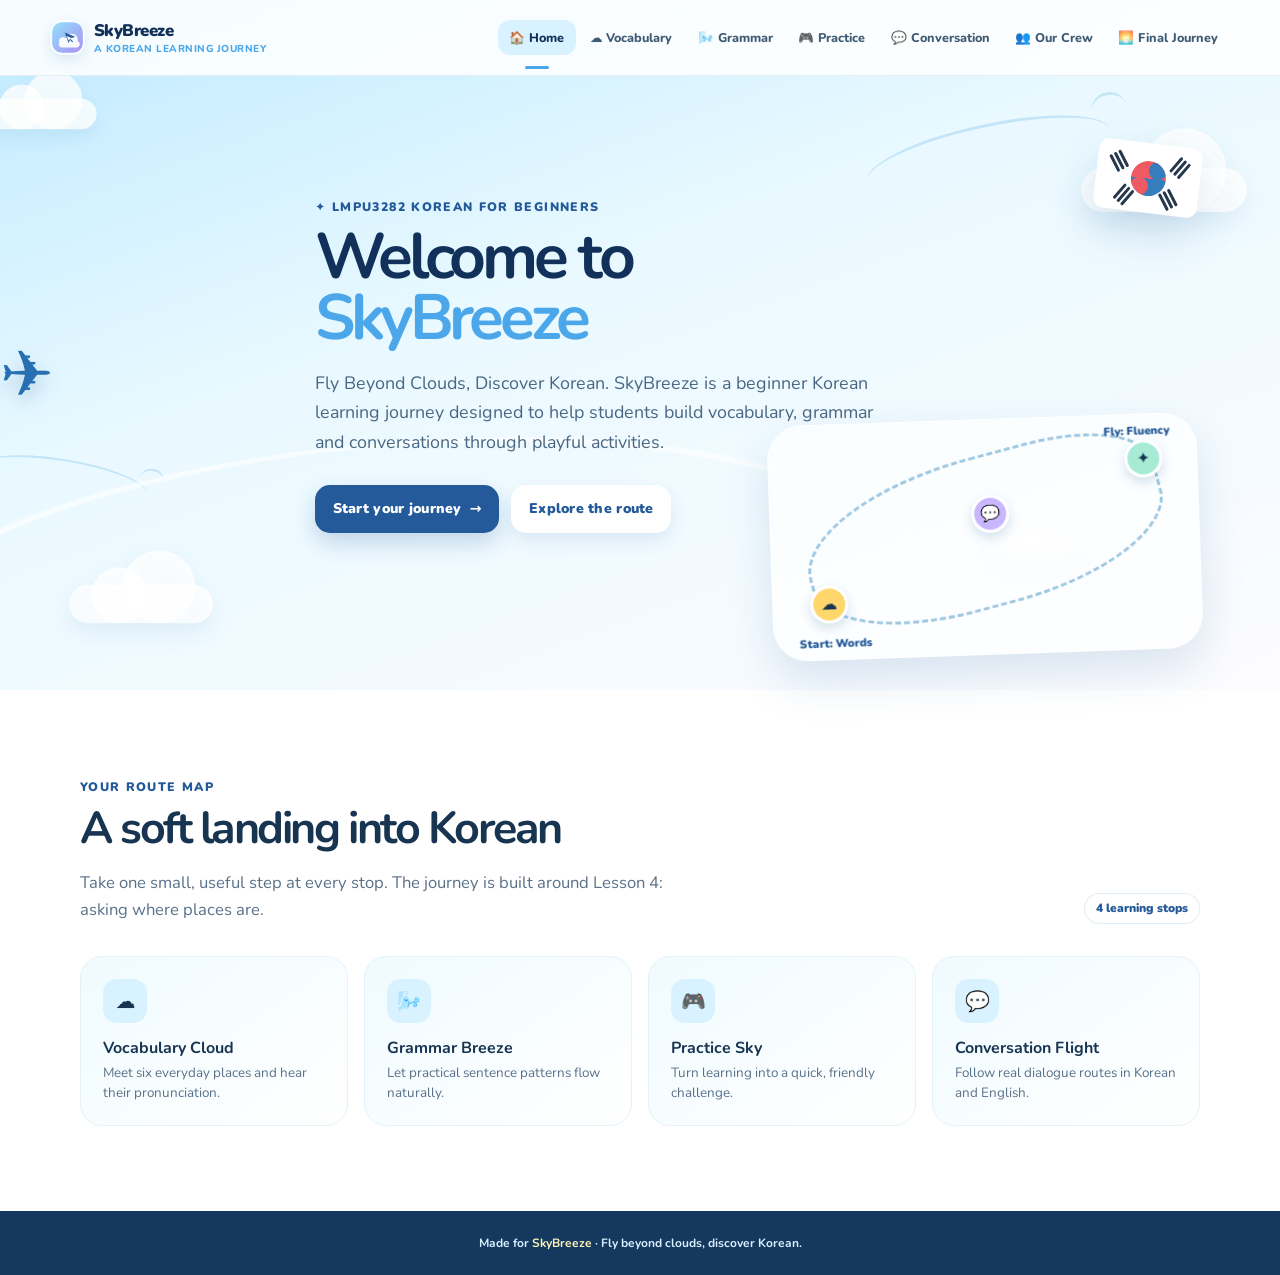
<file: index.html>
<!doctype html>
<html lang="en">
<head>
  <meta charset="utf-8">
  <meta name="viewport" content="width=device-width, initial-scale=1">
  <meta name="description" content="SkyBreeze is a beginner-friendly Korean learning journey.">
  <title>SkyBreeze | A Korean Learning Journey</title><link rel="icon" href="images/skybreeze-logo.svg" type="image/svg+xml">
  <link rel="preconnect" href="https://fonts.googleapis.com">
  <link rel="preconnect" href="https://fonts.gstatic.com" crossorigin>
  <link href="https://fonts.googleapis.com/css2?family=Nunito:wght@400;600;700;800;900&display=swap" rel="stylesheet">
  <link rel="stylesheet" href="css/style.css">
  <script src="js/script.js" defer></script>
</head>
<body>
  <a class="skip-link" href="#main-content">Skip to content</a>
  <header class="site-header">
    <div class="nav-shell">
      <a class="brand" href="index.html" aria-label="SkyBreeze home"><img class="brand-mark" src="images/skybreeze-logo.svg" width="35" height="35" alt=""><span>SkyBreeze<small>A Korean Learning Journey</small></span></a>
      <button class="nav-toggle" type="button" aria-label="Open menu" aria-expanded="false">☰</button>
      <nav class="site-nav" aria-label="Main navigation">
        <a class="active" aria-current="page" href="index.html">🏠 Home</a><a href="vocabulary.html">☁️ Vocabulary</a><a href="grammar.html">🌬️ Grammar</a><a href="practice.html">🎮 Practice</a><a href="conversation.html">💬 Conversation</a><a href="crew.html">👥 Our Crew</a><a href="final.html">🌅 Final Journey</a>
      </nav>
    </div>
  </header>
  <main id="main-content">
    <section class="page home-hero" aria-labelledby="hero-title">
      <div class="sky-backdrop"><span class="cloud one"></span><span class="cloud two"></span><span class="cloud three"></span><span class="cloud four"></span><span class="wind-line wind-a"></span><span class="wind-line wind-b"></span></div>
      <span class="plane" aria-hidden="true">✈</span>
      <span class="korean-flag" role="img" aria-label="Korean flag"><i class="taegeuk"></i><i class="flag-bar bar-a"></i><i class="flag-bar bar-b"></i><i class="flag-bar bar-c"></i><i class="flag-bar bar-d"></i></span>
      <div class="container home-copy">
        <p class="eyebrow">✦ LMPU3282 Korean for Beginners</p>
        <h1 id="hero-title" class="display">Welcome to <em>SkyBreeze</em></h1>
        <p class="lead">Fly Beyond Clouds, Discover Korean. SkyBreeze is a beginner Korean learning journey designed to help students build vocabulary, grammar and conversations through playful activities.</p>
        <div class="home-actions"><a class="btn" href="vocabulary.html">Start your journey <span aria-hidden="true">→</span></a><a class="btn secondary" href="#route">Explore the route</a></div>
      </div>
      <aside class="route-map" aria-label="SkyBreeze learning route map">
        <span class="route-pin start" aria-hidden="true">☁️</span><span class="route-pin mid" aria-hidden="true">💬</span><span class="route-pin end" aria-hidden="true">✦</span>
        <span class="route-label">Start: Words</span><span class="route-label end">Fly: Fluency</span>
      </aside>
    </section>
    <section id="route" class="home-section" aria-labelledby="route-heading">
      <div class="container">
        <div class="section-head"><div><p class="eyebrow">Your route map</p><h2 id="route-heading" class="section-title">A soft landing into Korean</h2><p class="section-lead">Take one small, useful step at every stop. The journey is built around Lesson 4: asking where places are.</p></div><span class="pill">4 learning stops</span></div>
        <div class="journey-grid">
          <a class="journey-stop" href="vocabulary.html"><span class="stop-icon">☁️</span><h3>Vocabulary Cloud</h3><p>Meet six everyday places and hear their pronunciation.</p></a>
          <a class="journey-stop" href="grammar.html"><span class="stop-icon">🌬️</span><h3>Grammar Breeze</h3><p>Let practical sentence patterns flow naturally.</p></a>
          <a class="journey-stop" href="practice.html"><span class="stop-icon">🎮</span><h3>Practice Sky</h3><p>Turn learning into a quick, friendly challenge.</p></a>
          <a class="journey-stop" href="conversation.html"><span class="stop-icon">💬</span><h3>Conversation Flight</h3><p>Follow real dialogue routes in Korean and English.</p></a>
        </div>
      </div>
    </section>
  </main>
  <footer class="site-footer">Made for <span>SkyBreeze</span> · Fly beyond clouds, discover Korean.</footer>
</body>
</html>
</file>
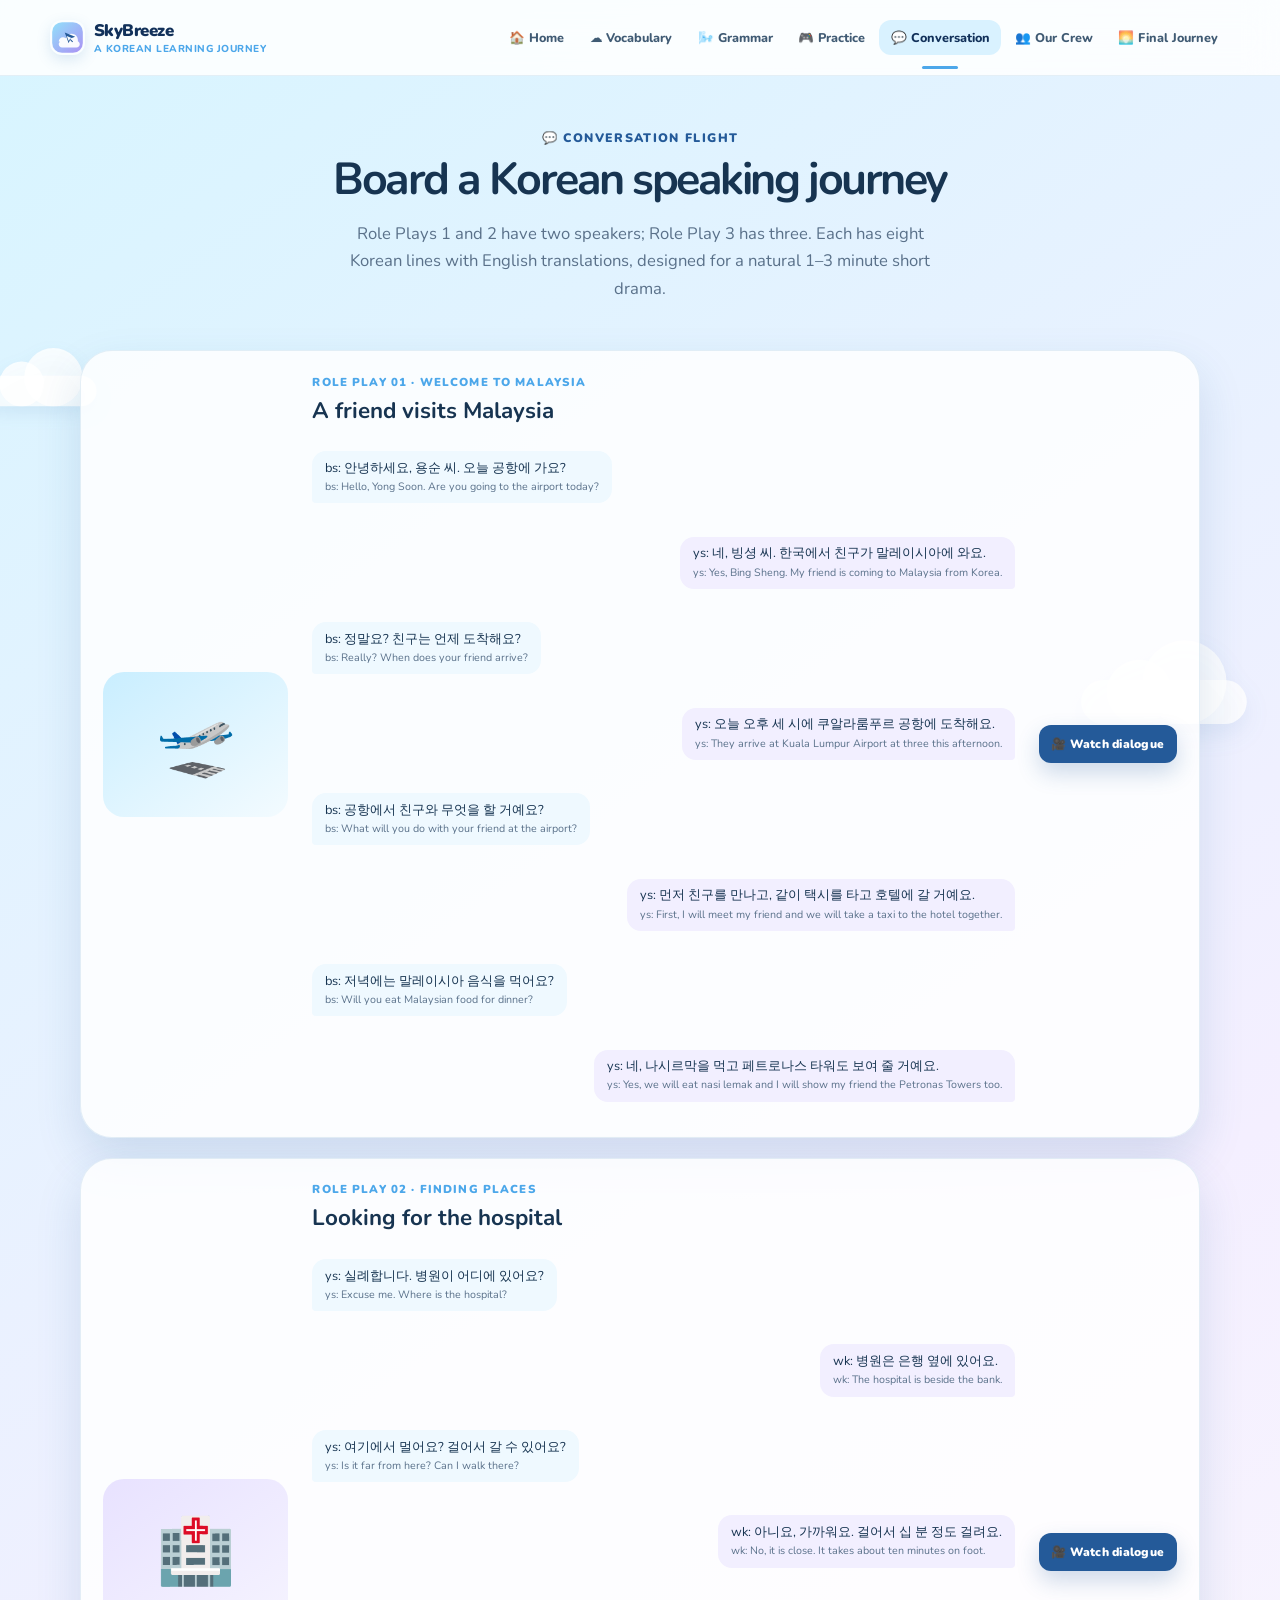
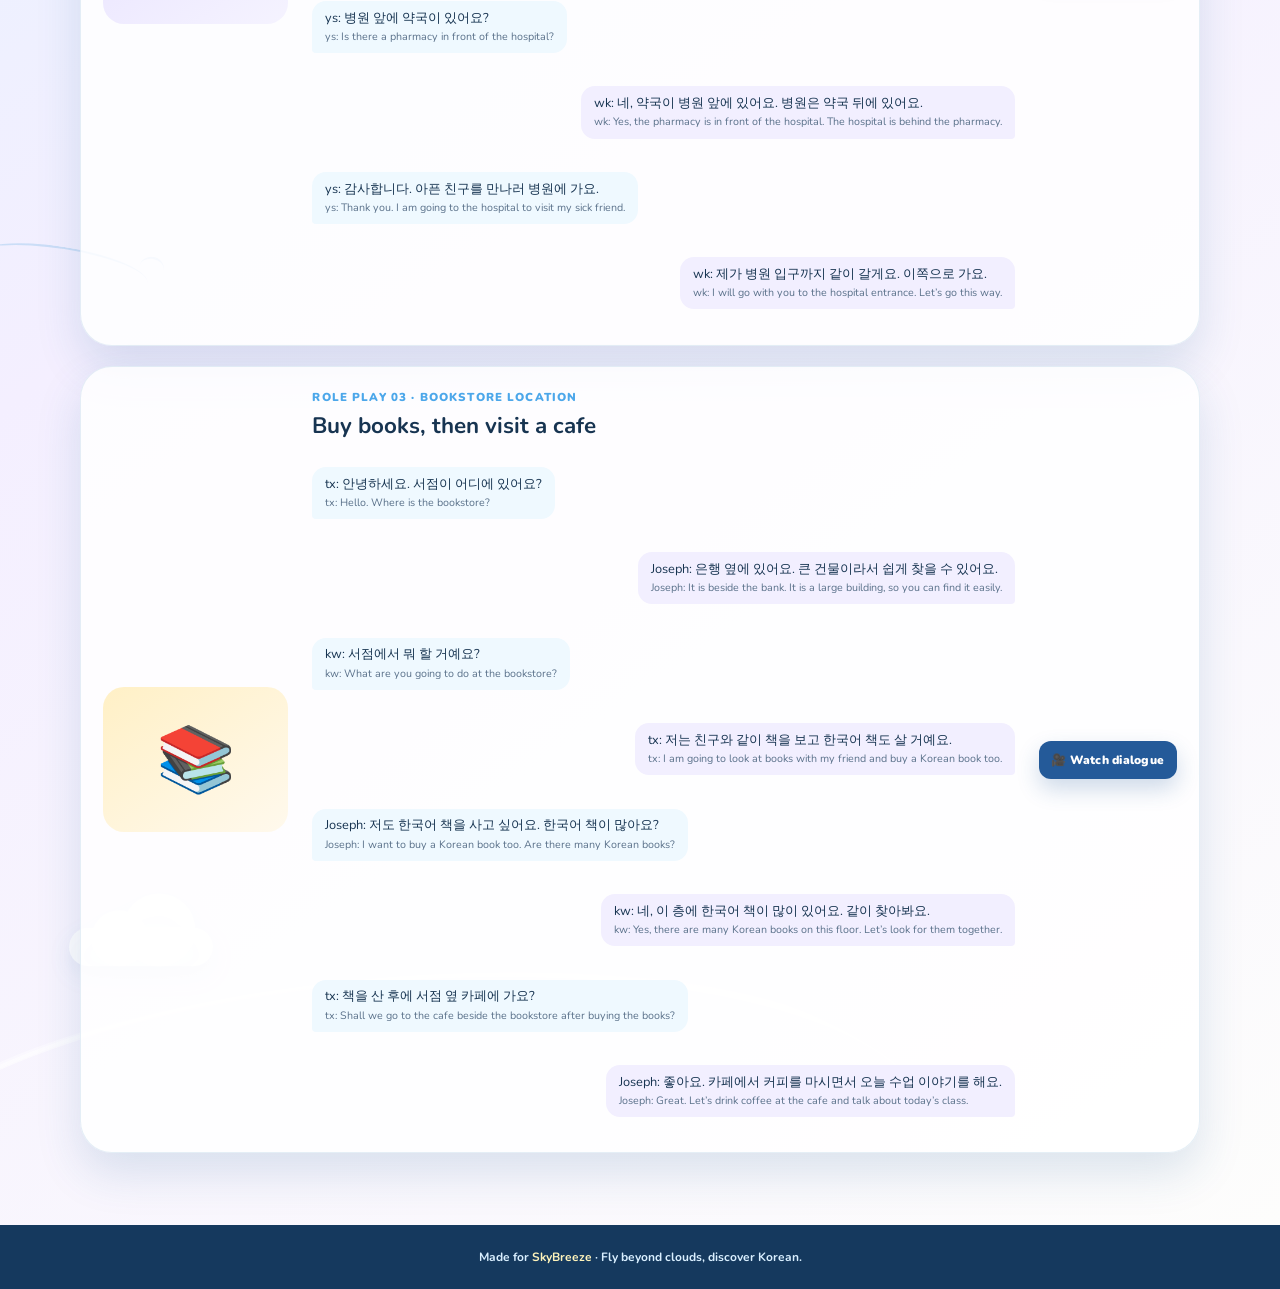
<file: conversation.html>
<!doctype html>
<html lang="en">
<head>
  <meta charset="utf-8"><meta name="viewport" content="width=device-width, initial-scale=1">
  <meta name="description" content="Practise beginner Korean role-play dialogues with SkyBreeze.">
  <title>Conversation Flight | SkyBreeze</title><link rel="icon" href="images/skybreeze-logo.svg" type="image/svg+xml">
  <link rel="preconnect" href="https://fonts.googleapis.com"><link rel="preconnect" href="https://fonts.gstatic.com" crossorigin>
  <link href="https://fonts.googleapis.com/css2?family=Nunito:wght@400;600;700;800;900&display=swap" rel="stylesheet">
  <link rel="stylesheet" href="css/style.css"><script src="js/script.js" defer></script><script src="js/conversation.js" defer></script>
</head>
<body>
  <a class="skip-link" href="#main-content">Skip to content</a>
  <header class="site-header"><div class="nav-shell"><a class="brand" href="index.html" aria-label="SkyBreeze home"><img class="brand-mark" src="images/skybreeze-logo.svg" width="35" height="35" alt=""><span>SkyBreeze<small>A Korean Learning Journey</small></span></a><button class="nav-toggle" type="button" aria-label="Open menu" aria-expanded="false">☰</button><nav class="site-nav" aria-label="Main navigation"><a href="index.html">🏠 Home</a><a href="vocabulary.html">☁️ Vocabulary</a><a href="grammar.html">🌬️ Grammar</a><a href="practice.html">🎮 Practice</a><a class="active" aria-current="page" href="conversation.html">💬 Conversation</a><a href="crew.html">👥 Our Crew</a><a href="final.html">🌅 Final Journey</a></nav></div></header>
  <main id="main-content"><section class="page" aria-labelledby="conversation-heading"><div class="sky-backdrop breeze"><span class="cloud one"></span><span class="cloud two"></span><span class="cloud four"></span><span class="wind-line wind-b"></span></div><div class="container">
    <header class="lesson-hero"><p class="eyebrow">💬 Conversation Flight</p><h1 id="conversation-heading" class="section-title">Board a Korean speaking journey</h1><p class="section-lead">Each role-play has three speakers and six lines. Read the Korean, use the English translation when needed, then record your group’s 1–3 minute natural short drama.</p></header>
    <section class="conversation-list" aria-label="Korean role-play dialogue videos">
      <article class="conversation-card card"><div class="scene-card" role="img" aria-label="Airport scene">🛫</div><div><p class="video-kicker">Role Play 01 · Airport Journey</p><h2>Meeting a friend at the airport</h2><div class="dialogue-bubbles"><p class="bubble" lang="ko">A: 어디에 가요?<small lang="en">Where are you going?</small></p><p class="bubble alt" lang="ko">B: 공항에 가요. 친구를 마중하러 가요.<small lang="en">I am going to the airport to meet my friend.</small></p><p class="bubble" lang="ko">C: 저도 공항에 가요. 가족이 한국에 와요.<small lang="en">I am going to the airport too. My family is coming to Korea.</small></p><p class="bubble alt" lang="ko">A: 몇 시에 가요?<small lang="en">What time are you going?</small></p><p class="bubble" lang="ko">B: 오후 세 시에 가요.<small lang="en">I am going at three in the afternoon.</small></p><p class="bubble alt" lang="ko">C: 좋아요. 같이 가요!<small lang="en">Great. Let’s go together!</small></p></div></div><div class="conversation-action"><button class="btn small" type="button" data-video data-title="Airport Journey · Role Play" data-members="Members 1 + 2 + 3 · 6 lines">🎥 Watch dialogue</button><span class="members">Members 1 + 2 + 3<br>6 lines · 1–3 min</span></div></article>
      <article class="conversation-card card"><div class="scene-card" role="img" aria-label="City map scene">🗺️</div><div><p class="video-kicker">Role Play 02 · Finding Places</p><h2>Looking for the hospital</h2><div class="dialogue-bubbles"><p class="bubble" lang="ko">A: 병원이 어디에 있어요?<small lang="en">Where is the hospital?</small></p><p class="bubble alt" lang="ko">B: 은행 옆에 있어요.<small lang="en">It is beside the bank.</small></p><p class="bubble" lang="ko">C: 약국 앞에 있어요?<small lang="en">Is it in front of the pharmacy?</small></p><p class="bubble alt" lang="ko">B: 아니요, 약국 뒤에 있어요.<small lang="en">No, it is behind the pharmacy.</small></p><p class="bubble" lang="ko">A: 아, 알겠어요. 감사합니다.<small lang="en">Ah, I understand. Thank you.</small></p><p class="bubble alt" lang="ko">C: 제가 같이 갈게요.<small lang="en">I will go with you.</small></p></div></div><div class="conversation-action"><button class="btn small" type="button" data-video data-title="Finding Places · Role Play" data-members="Members 4 + 5 + 6 · 6 lines">🎥 Watch dialogue</button><span class="members">Members 4 + 5 + 6<br>6 lines · 1–3 min</span></div></article>
      <article class="conversation-card card"><div class="scene-card" role="img" aria-label="Bookstore scene">🏪</div><div><p class="video-kicker">Role Play 03 · Bookstore Location</p><h2>Buy books, then visit a cafe</h2><div class="dialogue-bubbles"><p class="bubble" lang="ko">A: 도서관이 어디에 있어요?<small lang="en">Where is the library?</small></p><p class="bubble alt" lang="ko">B: 학생식당 앞에 있어요.<small lang="en">It is in front of the student cafeteria.</small></p><p class="bubble" lang="ko">C: 도서관에서 한국어를 공부해요?<small lang="en">Do you study Korean at the library?</small></p><p class="bubble alt" lang="ko">A: 네, 친구와 같이 공부해요.<small lang="en">Yes, I study with a friend.</small></p><p class="bubble" lang="ko">B: 저는 도서관 옆 카페에 가요.<small lang="en">I am going to the cafe beside the library.</small></p><p class="bubble alt" lang="ko">C: 좋아요. 수업 후에 같이 가요!<small lang="en">Great. Let’s go together after class!</small></p></div></div><div class="conversation-action"><button class="btn small" type="button" data-video data-title="Bookstore Location · Role Play" data-members="Members 1 + 3 + 5 · 6 lines">🎥 Watch dialogue</button><span class="members">Members 1 + 3 + 5<br>6 lines · 1–3 min</span></div></article>
    </section><p class="media-note">🎬 Record each role play as a 1–3 minute short drama. Every recording should show all three members’ faces and voices, natural acting, Korean speaking and English subtitles.</p>
  </div></section></main>
  <div class="modal" role="dialog" aria-modal="true" aria-hidden="true" aria-labelledby="modal-title"><div class="modal-panel"><button class="modal-close" type="button" aria-label="Close video">×</button><h2 id="modal-title" class="modal-title" data-modal-title>Dialogue video</h2><p class="modal-meta" data-modal-meta></p><div class="video-stage"><div class="video-placeholder"><span class="play-orb">▶</span><p><strong>Group recording slot</strong><br>Add the real face-to-face dialogue video in the <code>videos</code> folder.</p></div></div><p class="video-requirement" data-modal-script></p></div></div>
  <footer class="site-footer">Made for <span>SkyBreeze</span> · Fly beyond clouds, discover Korean.</footer>
</body>
</html>
</file>
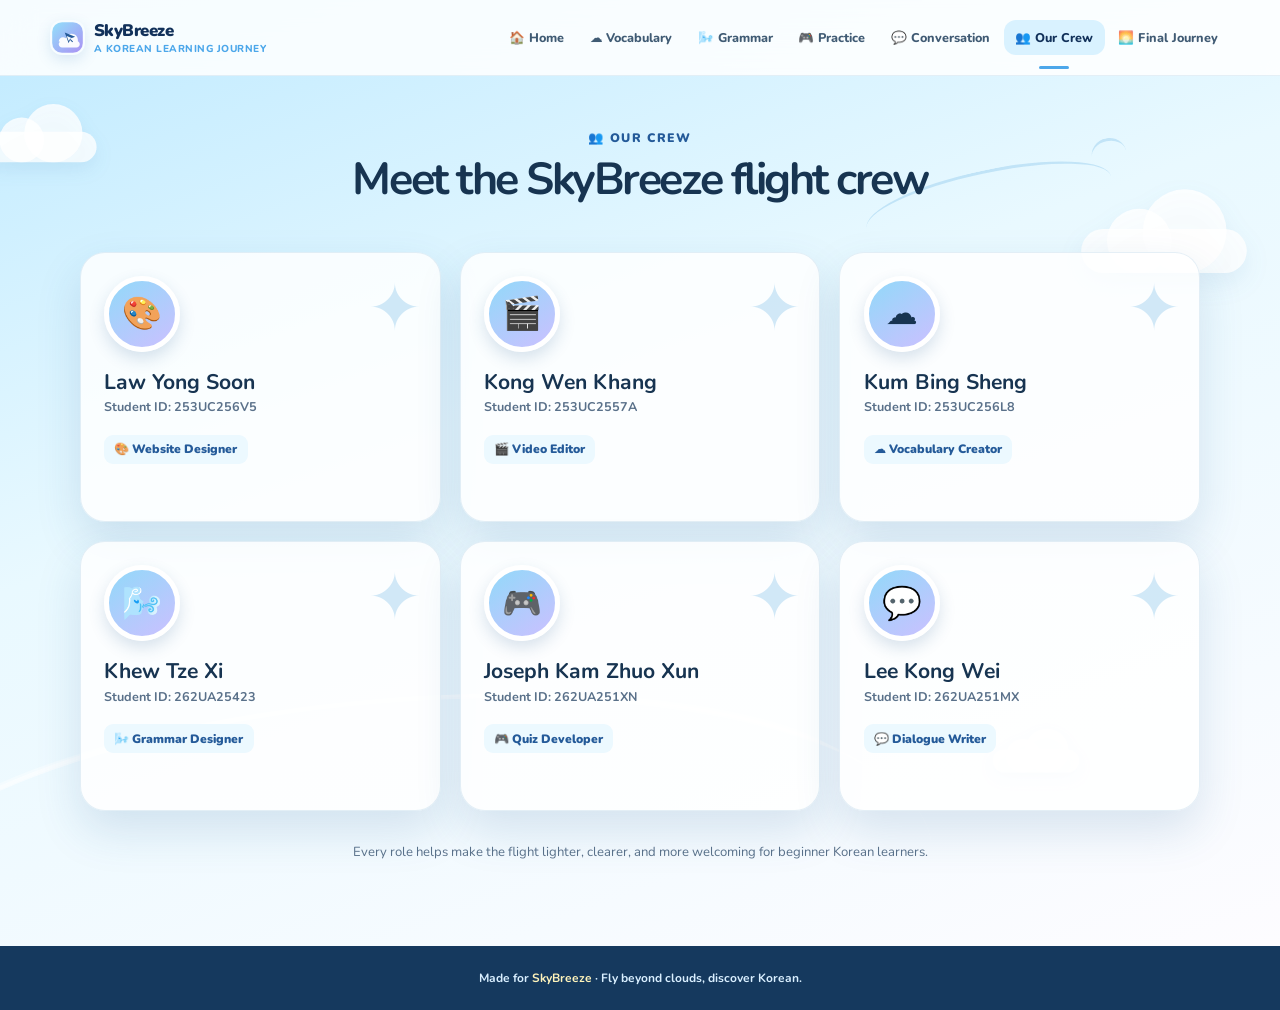
<file: crew.html>
<!doctype html>
<html lang="en">
<head>
  <meta charset="utf-8"><meta name="viewport" content="width=device-width, initial-scale=1">
  <meta name="description" content="Meet the SkyBreeze Korean learning journey crew.">
  <title>Our Crew | SkyBreeze</title><link rel="icon" href="images/skybreeze-logo.svg" type="image/svg+xml">
  <link rel="preconnect" href="https://fonts.googleapis.com"><link rel="preconnect" href="https://fonts.gstatic.com" crossorigin>
  <link href="https://fonts.googleapis.com/css2?family=Nunito:wght@400;600;700;800;900&display=swap" rel="stylesheet">
  <link rel="stylesheet" href="css/style.css"><script src="js/script.js" defer></script>
</head>
<body>
  <a class="skip-link" href="#main-content">Skip to content</a>
  <header class="site-header"><div class="nav-shell"><a class="brand" href="index.html" aria-label="SkyBreeze home"><img class="brand-mark" src="images/skybreeze-logo.svg" width="35" height="35" alt=""><span>SkyBreeze<small>A Korean Learning Journey</small></span></a><button class="nav-toggle" type="button" aria-label="Open menu" aria-expanded="false">☰</button><nav class="site-nav" aria-label="Main navigation"><a href="index.html">🏠 Home</a><a href="vocabulary.html">☁️ Vocabulary</a><a href="grammar.html">🌬️ Grammar</a><a href="practice.html">🎮 Practice</a><a href="conversation.html">💬 Conversation</a><a class="active" aria-current="page" href="crew.html">👥 Our Crew</a><a href="final.html">🌅 Final Journey</a></nav></div></header>
  <main id="main-content"><section class="page" aria-labelledby="crew-heading"><div class="sky-backdrop"><span class="cloud one"></span><span class="cloud two"></span><span class="cloud three"></span><span class="wind-line wind-a"></span></div><div class="container"><header class="lesson-hero"><p class="eyebrow">👥 Our Crew</p><h1 id="crew-heading" class="section-title">Meet the SkyBreeze flight crew</h1></header>
    <section class="crew-grid" aria-label="SkyBreeze crew members">
      <article class="crew-card card"><div class="avatar" aria-hidden="true">🎨</div><h2>Law Yong Soon</h2><p class="crew-id">Student ID: 253UC256V5</p><p class="role">🎨 Website Designer</p></article>
      <article class="crew-card card"><div class="avatar" aria-hidden="true">🎬</div><h2>Kong Wen Khang</h2><p class="crew-id">Student ID: 253UC2557A</p><p class="role">🎬 Video Editor</p></article>
      <article class="crew-card card"><div class="avatar" aria-hidden="true">☁️</div><h2>Kum Bing Sheng</h2><p class="crew-id">Student ID: 253UC256L8</p><p class="role">☁️ Vocabulary Creator</p></article>
      <article class="crew-card card"><div class="avatar" aria-hidden="true">🌬️</div><h2>Khew Tze Xi</h2><p class="crew-id">Student ID: 262UA25423</p><p class="role">🌬️ Grammar Designer</p></article>
      <article class="crew-card card"><div class="avatar" aria-hidden="true">🎮</div><h2>Joseph Kam Zhuo Xun</h2><p class="crew-id">Student ID: 262UA251XN</p><p class="role">🎮 Quiz Developer</p></article>
      <article class="crew-card card"><div class="avatar" aria-hidden="true">💬</div><h2>Lee Kong Wei</h2><p class="crew-id">Student ID: 262UA251MX</p><p class="role">💬 Dialogue Writer</p></article>
    </section><p class="crew-note">Every role helps make the flight lighter, clearer, and more welcoming for beginner Korean learners.</p>
  </div></section></main>
  <footer class="site-footer">Made for <span>SkyBreeze</span> · Fly beyond clouds, discover Korean.</footer>
</body>
</html>
</file>
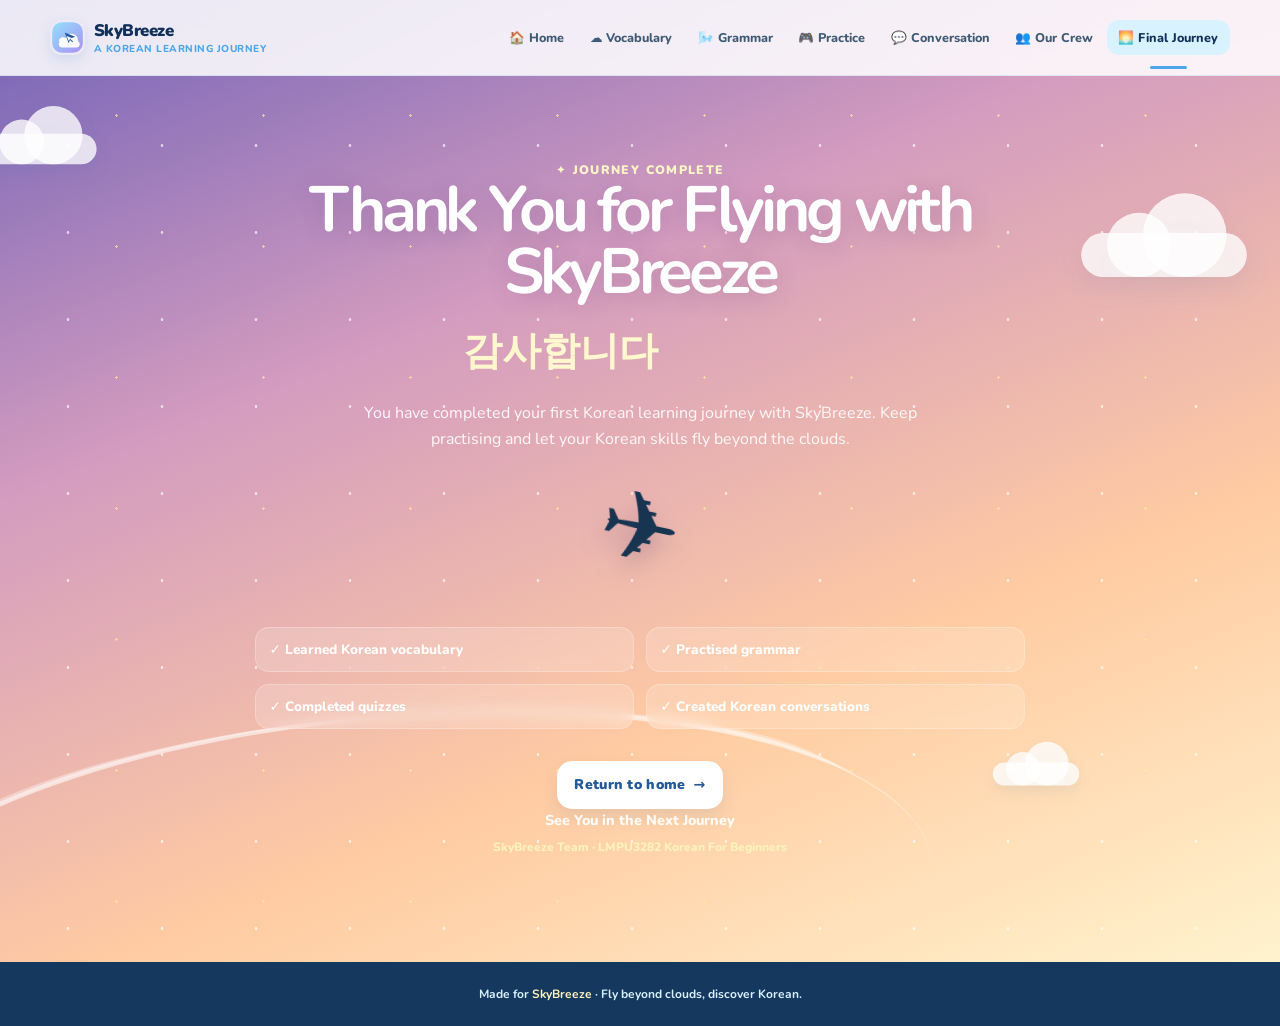
<file: final.html>
<!doctype html>
<html lang="en">
<head><meta charset="utf-8"><meta name="viewport" content="width=device-width, initial-scale=1"><meta name="description" content="Complete the SkyBreeze Korean learning journey."><title>Final Journey | SkyBreeze</title><link rel="icon" href="images/skybreeze-logo.svg" type="image/svg+xml"><link rel="preconnect" href="https://fonts.googleapis.com"><link rel="preconnect" href="https://fonts.gstatic.com" crossorigin><link href="https://fonts.googleapis.com/css2?family=Nunito:wght@400;600;700;800;900&display=swap" rel="stylesheet"><link rel="stylesheet" href="css/style.css"><script src="js/script.js" defer></script></head>
<body>
  <a class="skip-link" href="#main-content">Skip to content</a>
  <header class="site-header"><div class="nav-shell"><a class="brand" href="index.html" aria-label="SkyBreeze home"><img class="brand-mark" src="images/skybreeze-logo.svg" width="35" height="35" alt=""><span>SkyBreeze<small>A Korean Learning Journey</small></span></a><button class="nav-toggle" type="button" aria-label="Open menu" aria-expanded="false">☰</button><nav class="site-nav" aria-label="Main navigation"><a href="index.html">🏠 Home</a><a href="vocabulary.html">☁️ Vocabulary</a><a href="grammar.html">🌬️ Grammar</a><a href="practice.html">🎮 Practice</a><a href="conversation.html">💬 Conversation</a><a href="crew.html">👥 Our Crew</a><a class="active" aria-current="page" href="final.html">🌅 Final Journey</a></nav></div></header>
  <main id="main-content"><section class="page final-page" aria-labelledby="final-heading"><div class="sky-backdrop sunset"><span class="stars"></span><span class="cloud one"></span><span class="cloud two"></span><span class="cloud three"></span></div><div class="container final-content"><p class="eyebrow" style="color:#fff4c6">✦ Journey complete</p><h1 id="final-heading" class="display">Thank You for Flying with SkyBreeze</h1><p class="thanks-kr" lang="ko">감사합니다</p><p>You have completed your first Korean learning journey with SkyBreeze. Keep practising and let your Korean skills fly beyond the clouds.</p><div class="final-plane" aria-hidden="true">✈</div><div class="completion-list"><div class="completion">✓ Learned Korean vocabulary</div><div class="completion">✓ Practised grammar</div><div class="completion">✓ Completed quizzes</div><div class="completion">✓ Created Korean conversations</div></div><a class="btn secondary" href="index.html">Return to home <span aria-hidden="true">→</span></a><p class="final-signoff">See You in the Next Journey<span>SkyBreeze Team · LMPU3282 Korean For Beginners</span></p></div></section></main>
  <footer class="site-footer">Made for <span>SkyBreeze</span> · Fly beyond clouds, discover Korean.</footer>
</body>
</html>
</file>
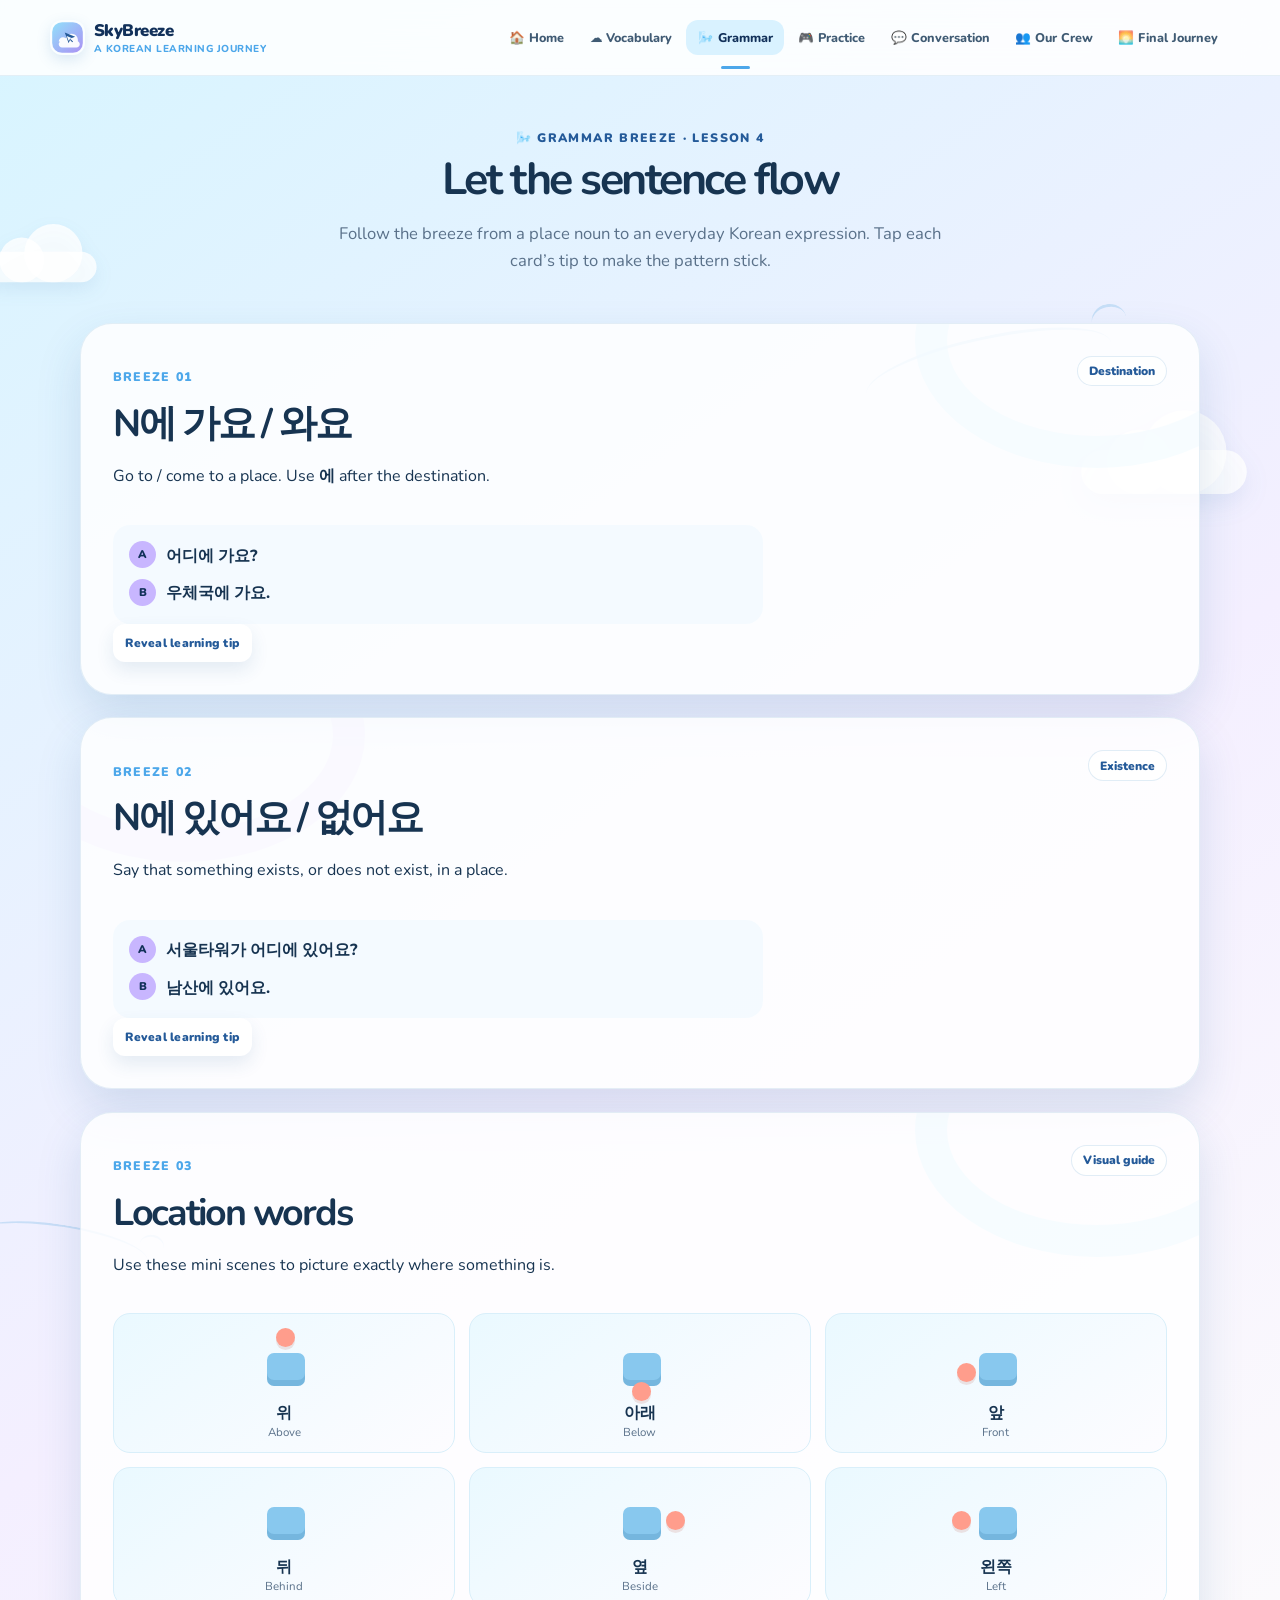
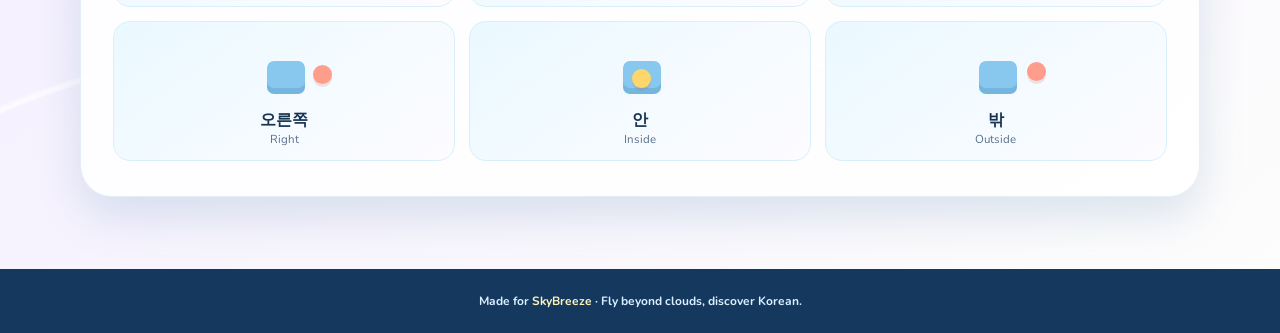
<file: grammar.html>
<!doctype html>
<html lang="en">
<head><meta charset="utf-8"><meta name="viewport" content="width=device-width, initial-scale=1"><meta name="description" content="Learn beginner Korean grammar and location words with SkyBreeze."><title>Grammar Breeze | SkyBreeze</title><link rel="icon" href="images/skybreeze-logo.svg" type="image/svg+xml"><link rel="preconnect" href="https://fonts.googleapis.com"><link rel="preconnect" href="https://fonts.gstatic.com" crossorigin><link href="https://fonts.googleapis.com/css2?family=Nunito:wght@400;600;700;800;900&display=swap" rel="stylesheet"><link rel="stylesheet" href="css/style.css"><script src="js/script.js" defer></script></head>
<body>
  <a class="skip-link" href="#main-content">Skip to content</a>
  <header class="site-header"><div class="nav-shell"><a class="brand" href="index.html" aria-label="SkyBreeze home"><img class="brand-mark" src="images/skybreeze-logo.svg" width="35" height="35" alt=""><span>SkyBreeze<small>A Korean Learning Journey</small></span></a><button class="nav-toggle" type="button" aria-label="Open menu" aria-expanded="false">☰</button><nav class="site-nav" aria-label="Main navigation"><a href="index.html">🏠 Home</a><a href="vocabulary.html">☁️ Vocabulary</a><a class="active" aria-current="page" href="grammar.html">🌬️ Grammar</a><a href="practice.html">🎮 Practice</a><a href="conversation.html">💬 Conversation</a><a href="crew.html">👥 Our Crew</a><a href="final.html">🌅 Final Journey</a></nav></div></header>
  <main id="main-content"><section class="page" aria-labelledby="grammar-heading"><div class="sky-backdrop breeze"><span class="cloud one"></span><span class="cloud two"></span><span class="wind-line wind-a"></span><span class="wind-line wind-b"></span></div><div class="container"><header class="lesson-hero"><p class="eyebrow">🌬️ Grammar Breeze · Lesson 4</p><h1 id="grammar-heading" class="section-title">Let the sentence flow</h1><p class="section-lead">Follow the breeze from a place noun to an everyday Korean expression. Tap each card’s tip to make the pattern stick.</p></header>
    <div class="grammar-layout">
      <article class="grammar-card card"><div class="grammar-top"><div><p class="grammar-number">BREEZE 01</p><h2 lang="ko">N에 가요 / 와요</h2><p>Go to / come to a place. Use <strong lang="ko">에</strong> after the destination.</p></div><span class="pill">Destination</span></div><div class="dialogue-example"><div class="speech"><span class="speaker">A</span><p lang="ko">어디에 가요?</p></div><div class="speech"><span class="speaker">B</span><p lang="ko">우체국에 가요.</p></div></div><button class="btn secondary small" type="button" data-reveal aria-expanded="false">Reveal learning tip</button><p class="grammar-reveal">Think of <strong lang="ko">에</strong> as an arrow pointing <em>to</em> your destination: <span lang="ko">학교에 가요</span> — “I go to school.”</p></article>
      <article class="grammar-card card"><div class="grammar-top"><div><p class="grammar-number">BREEZE 02</p><h2 lang="ko">N에 있어요 / 없어요</h2><p>Say that something exists, or does not exist, in a place.</p></div><span class="pill">Existence</span></div><div class="dialogue-example"><div class="speech"><span class="speaker">A</span><p lang="ko">서울타워가 어디에 있어요?</p></div><div class="speech"><span class="speaker">B</span><p lang="ko">남산에 있어요.</p></div></div><button class="btn secondary small" type="button" data-reveal aria-expanded="false">Reveal learning tip</button><p class="grammar-reveal"><strong lang="ko">있어요</strong> means “there is / exists.” Change it to <strong lang="ko">없어요</strong> to say “there is not / does not exist.”</p></article>
      <article class="grammar-card card locations-card"><div class="grammar-top"><div><p class="grammar-number">BREEZE 03</p><h2>Location words</h2><p>Use these mini scenes to picture exactly where something is.</p></div><span class="pill">Visual guide</span></div><div class="location-grid">
        <div class="location-visual loc-above"><div class="mini-scene"><i class="mini-box"></i><i class="mini-ball"></i></div><strong lang="ko">위</strong><span>Above</span></div><div class="location-visual loc-below"><div class="mini-scene"><i class="mini-box"></i><i class="mini-ball"></i></div><strong lang="ko">아래</strong><span>Below</span></div><div class="location-visual loc-front"><div class="mini-scene"><i class="mini-box"></i><i class="mini-ball"></i></div><strong lang="ko">앞</strong><span>Front</span></div><div class="location-visual loc-behind"><div class="mini-scene"><i class="mini-box"></i><i class="mini-ball"></i></div><strong lang="ko">뒤</strong><span>Behind</span></div><div class="location-visual loc-beside"><div class="mini-scene"><i class="mini-box"></i><i class="mini-ball"></i></div><strong lang="ko">옆</strong><span>Beside</span></div><div class="location-visual loc-left"><div class="mini-scene"><i class="mini-box"></i><i class="mini-ball"></i></div><strong lang="ko">왼쪽</strong><span>Left</span></div><div class="location-visual loc-right"><div class="mini-scene"><i class="mini-box"></i><i class="mini-ball"></i></div><strong lang="ko">오른쪽</strong><span>Right</span></div><div class="location-visual loc-inside"><div class="mini-scene"><i class="mini-box"></i><i class="mini-ball"></i></div><strong lang="ko">안</strong><span>Inside</span></div><div class="location-visual loc-outside"><div class="mini-scene"><i class="mini-box"></i><i class="mini-ball"></i></div><strong lang="ko">밖</strong><span>Outside</span></div>
      </div></article>
    </div></div></section></main>
  <footer class="site-footer">Made for <span>SkyBreeze</span> · Fly beyond clouds, discover Korean.</footer>
</body>
</html>
</file>
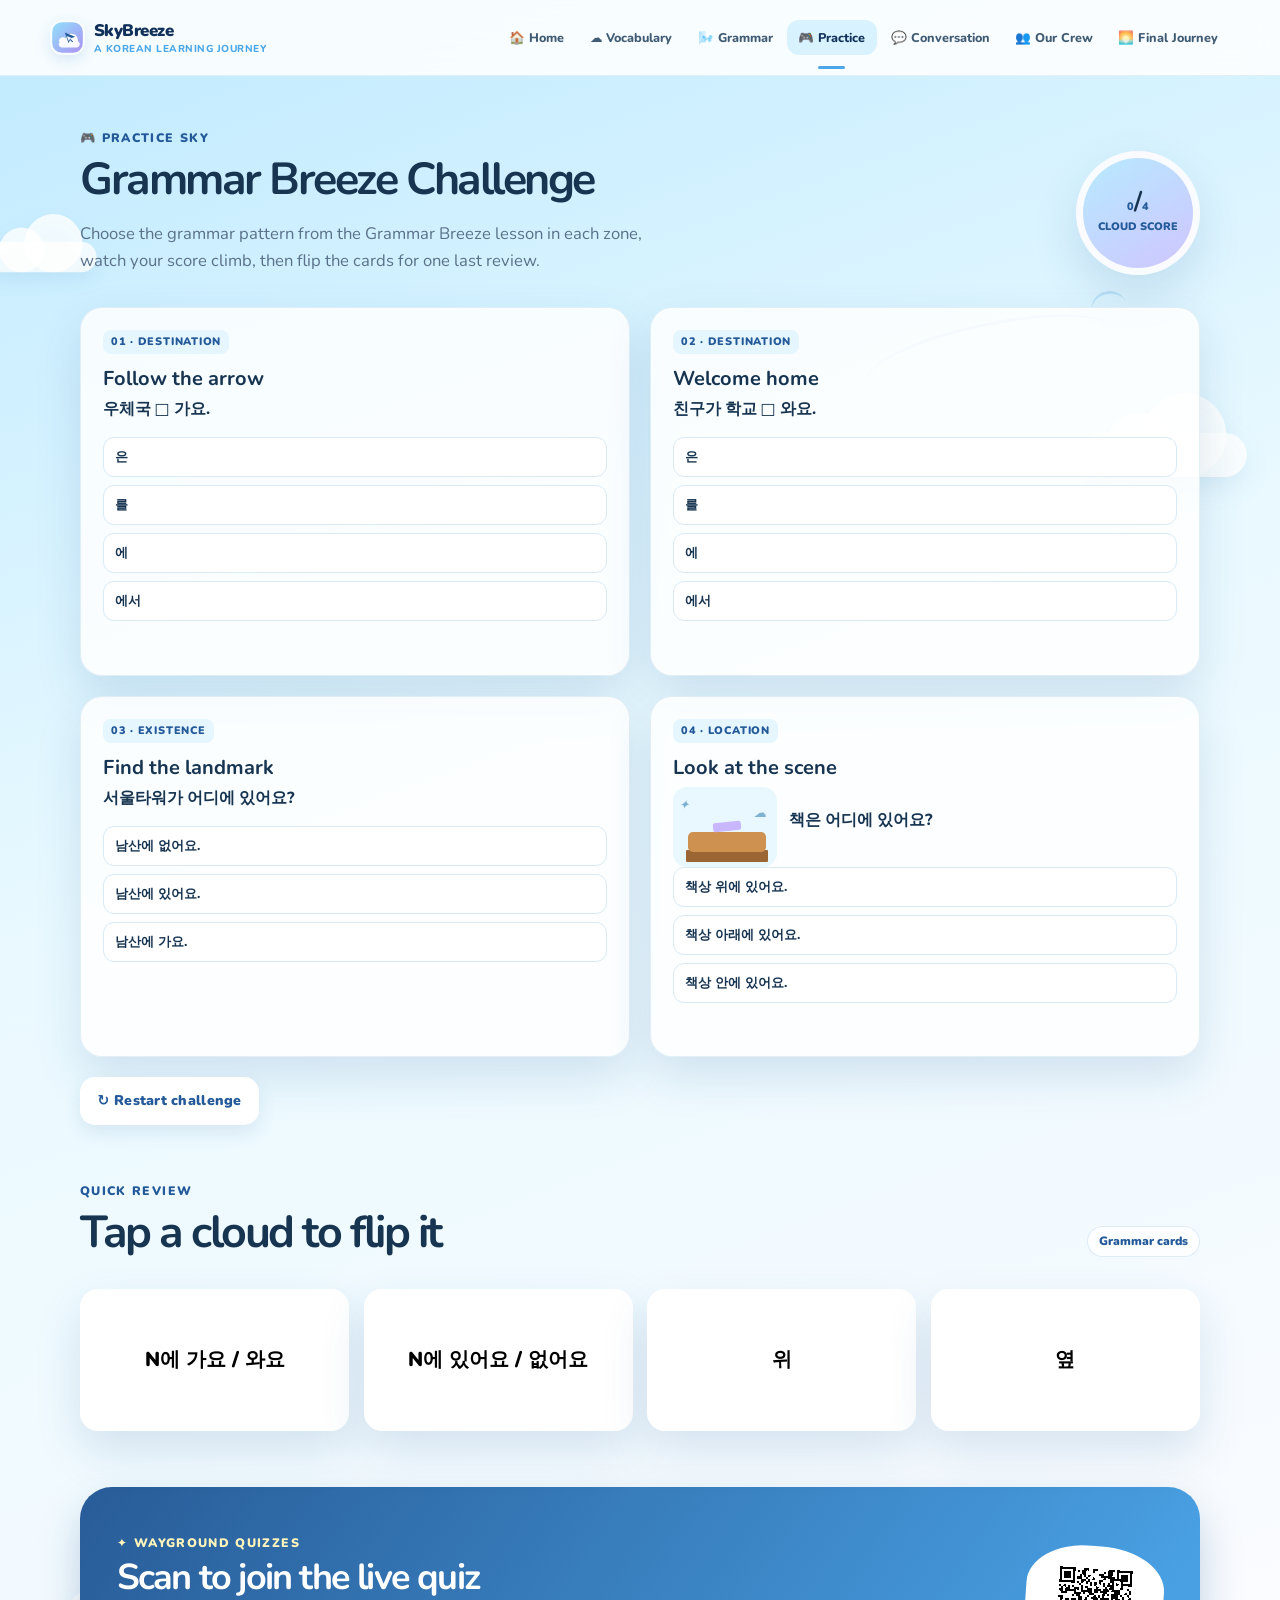
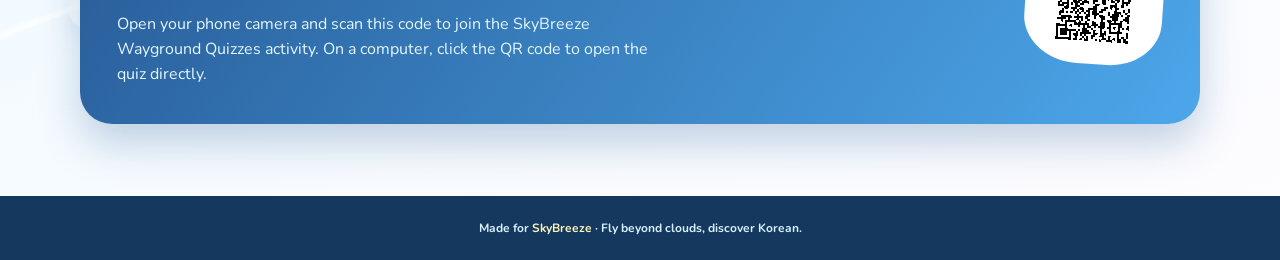
<file: practice.html>
<!doctype html>
<html lang="en">
<head><meta charset="utf-8"><meta name="viewport" content="width=device-width, initial-scale=1"><meta name="description" content="Practise beginner Korean destination, existence, and location grammar with the SkyBreeze challenge."><title>Practice Sky | SkyBreeze</title><link rel="icon" href="images/skybreeze-logo.svg" type="image/svg+xml"><link rel="preconnect" href="https://fonts.googleapis.com"><link rel="preconnect" href="https://fonts.gstatic.com" crossorigin><link href="https://fonts.googleapis.com/css2?family=Nunito:wght@400;600;700;800;900&display=swap" rel="stylesheet"><link rel="stylesheet" href="css/style.css"><script src="js/script.js" defer></script></head>
<body>
  <a class="skip-link" href="#main-content">Skip to content</a>
  <header class="site-header"><div class="nav-shell"><a class="brand" href="index.html" aria-label="SkyBreeze home"><img class="brand-mark" src="images/skybreeze-logo.svg" width="35" height="35" alt=""><span>SkyBreeze<small>A Korean Learning Journey</small></span></a><button class="nav-toggle" type="button" aria-label="Open menu" aria-expanded="false">☰</button><nav class="site-nav" aria-label="Main navigation"><a href="index.html">🏠 Home</a><a href="vocabulary.html">☁️ Vocabulary</a><a href="grammar.html">🌬️ Grammar</a><a class="active" aria-current="page" href="practice.html">🎮 Practice</a><a href="conversation.html">💬 Conversation</a><a href="crew.html">👥 Our Crew</a><a href="final.html">🌅 Final Journey</a></nav></div></header>
  <main id="main-content"><section class="page" aria-labelledby="practice-heading"><div class="sky-backdrop"><span class="cloud one"></span><span class="cloud two"></span><span class="cloud four"></span><span class="wind-line wind-a"></span></div><div class="container">
    <header class="practice-head"><div><p class="eyebrow">🎮 Practice Sky</p><h1 id="practice-heading" class="section-title">Grammar Breeze Challenge</h1><p class="section-lead">Choose the grammar pattern from the Grammar Breeze lesson in each zone, watch your score climb, then flip the cards for one last review.</p></div><div class="score-orb" aria-live="polite"><div><strong><span data-score>0</span>/<span data-total>4</span></strong><span>Cloud score</span></div></div></header>
    <section class="quiz-grid" aria-label="Korean practice quiz">
      <article class="quiz-card card"><span class="quiz-label">01 · Destination</span><h2>Follow the arrow</h2><p class="question" lang="ko">우체국 □ 가요.</p><div class="answers"><button class="answer" type="button">은</button><button class="answer" type="button">를</button><button class="answer" type="button" data-correct="true">에</button><button class="answer" type="button">에서</button></div><p class="quiz-feedback" aria-live="polite"></p></article>
      <article class="quiz-card card"><span class="quiz-label">02 · Destination</span><h2>Welcome home</h2><p class="question" lang="ko">친구가 학교 □ 와요.</p><div class="answers"><button class="answer" type="button">은</button><button class="answer" type="button">를</button><button class="answer" type="button" data-correct="true">에</button><button class="answer" type="button">에서</button></div><p class="quiz-feedback" aria-live="polite"></p></article>
      <article class="quiz-card card"><span class="quiz-label">03 · Existence</span><h2>Find the landmark</h2><p class="question" lang="ko">서울타워가 어디에 있어요?</p><div class="answers"><button class="answer" type="button" lang="ko">남산에 없어요.</button><button class="answer" type="button" data-correct="true" lang="ko">남산에 있어요.</button><button class="answer" type="button" lang="ko">남산에 가요.</button></div><p class="quiz-feedback" aria-live="polite"></p></article>
      <article class="quiz-card card"><span class="quiz-label">04 · Location</span><h2>Look at the scene</h2><div class="location-question"><div class="desk-scene" aria-label="A book is on top of a desk"><i class="desk"></i><i class="book"></i><i class="particle a">✦</i><i class="particle b">☁</i></div><p class="question" lang="ko">책은 어디에 있어요?</p></div><div class="answers"><button class="answer" type="button" data-correct="true" lang="ko">책상 위에 있어요.</button><button class="answer" type="button" lang="ko">책상 아래에 있어요.</button><button class="answer" type="button" lang="ko">책상 안에 있어요.</button></div><p class="quiz-feedback" aria-live="polite"></p></article>
    </section>
    <div style="margin-top:1.2rem"><button class="btn secondary" type="button" data-restart>↻ Restart challenge</button></div>
    <section class="flash-section" aria-labelledby="flash-heading"><div class="section-head"><div><p class="eyebrow">Quick review</p><h2 id="flash-heading" class="section-title">Tap a cloud to flip it</h2></div><span class="pill">Grammar cards</span></div><div class="flashcards"><button class="flashcard" type="button" aria-pressed="false" aria-label="Flip card to see the English meaning"><span class="flash-inner"><span class="flash-face flash-front" lang="ko">N에 가요 / 와요</span><span class="flash-face flash-back">Go to / come to a place</span></span></button><button class="flashcard" type="button" aria-pressed="false" aria-label="Flip card to see the English meaning"><span class="flash-inner"><span class="flash-face flash-front" lang="ko">N에 있어요 / 없어요</span><span class="flash-face flash-back">There is / is not in a place</span></span></button><button class="flashcard" type="button" aria-pressed="false" aria-label="Flip card to see the English meaning"><span class="flash-inner"><span class="flash-face flash-front" lang="ko">위</span><span class="flash-face flash-back">Above / on top of</span></span></button><button class="flashcard" type="button" aria-pressed="false" aria-label="Flip card to see the English meaning"><span class="flash-inner"><span class="flash-face flash-front" lang="ko">옆</span><span class="flash-face flash-back">Beside</span></span></button></div></section>
    <section class="qr-section" aria-labelledby="qr-heading"><div><p class="eyebrow" style="color:#fff4ba">✦ Wayground Quizzes</p><h2 id="qr-heading">Scan to join the live quiz</h2><p>Open your phone camera and scan this code to join the SkyBreeze Wayground Quizzes activity. On a computer, click the QR code to open the quiz directly.</p></div><a class="qr-cloud" href="https://wayground.com/join?gc=10014477&amp;source=liveDashboard" target="_blank" rel="noopener noreferrer" aria-label="Open the SkyBreeze Wayground Quizzes activity"><img src="images/korean-quiz-qr.png" alt="QR code to join the SkyBreeze Wayground Quizzes activity"></a></section>
  </div></section></main>
  <footer class="site-footer">Made for <span>SkyBreeze</span> · Fly beyond clouds, discover Korean.</footer>
</body>
</html>
</file>
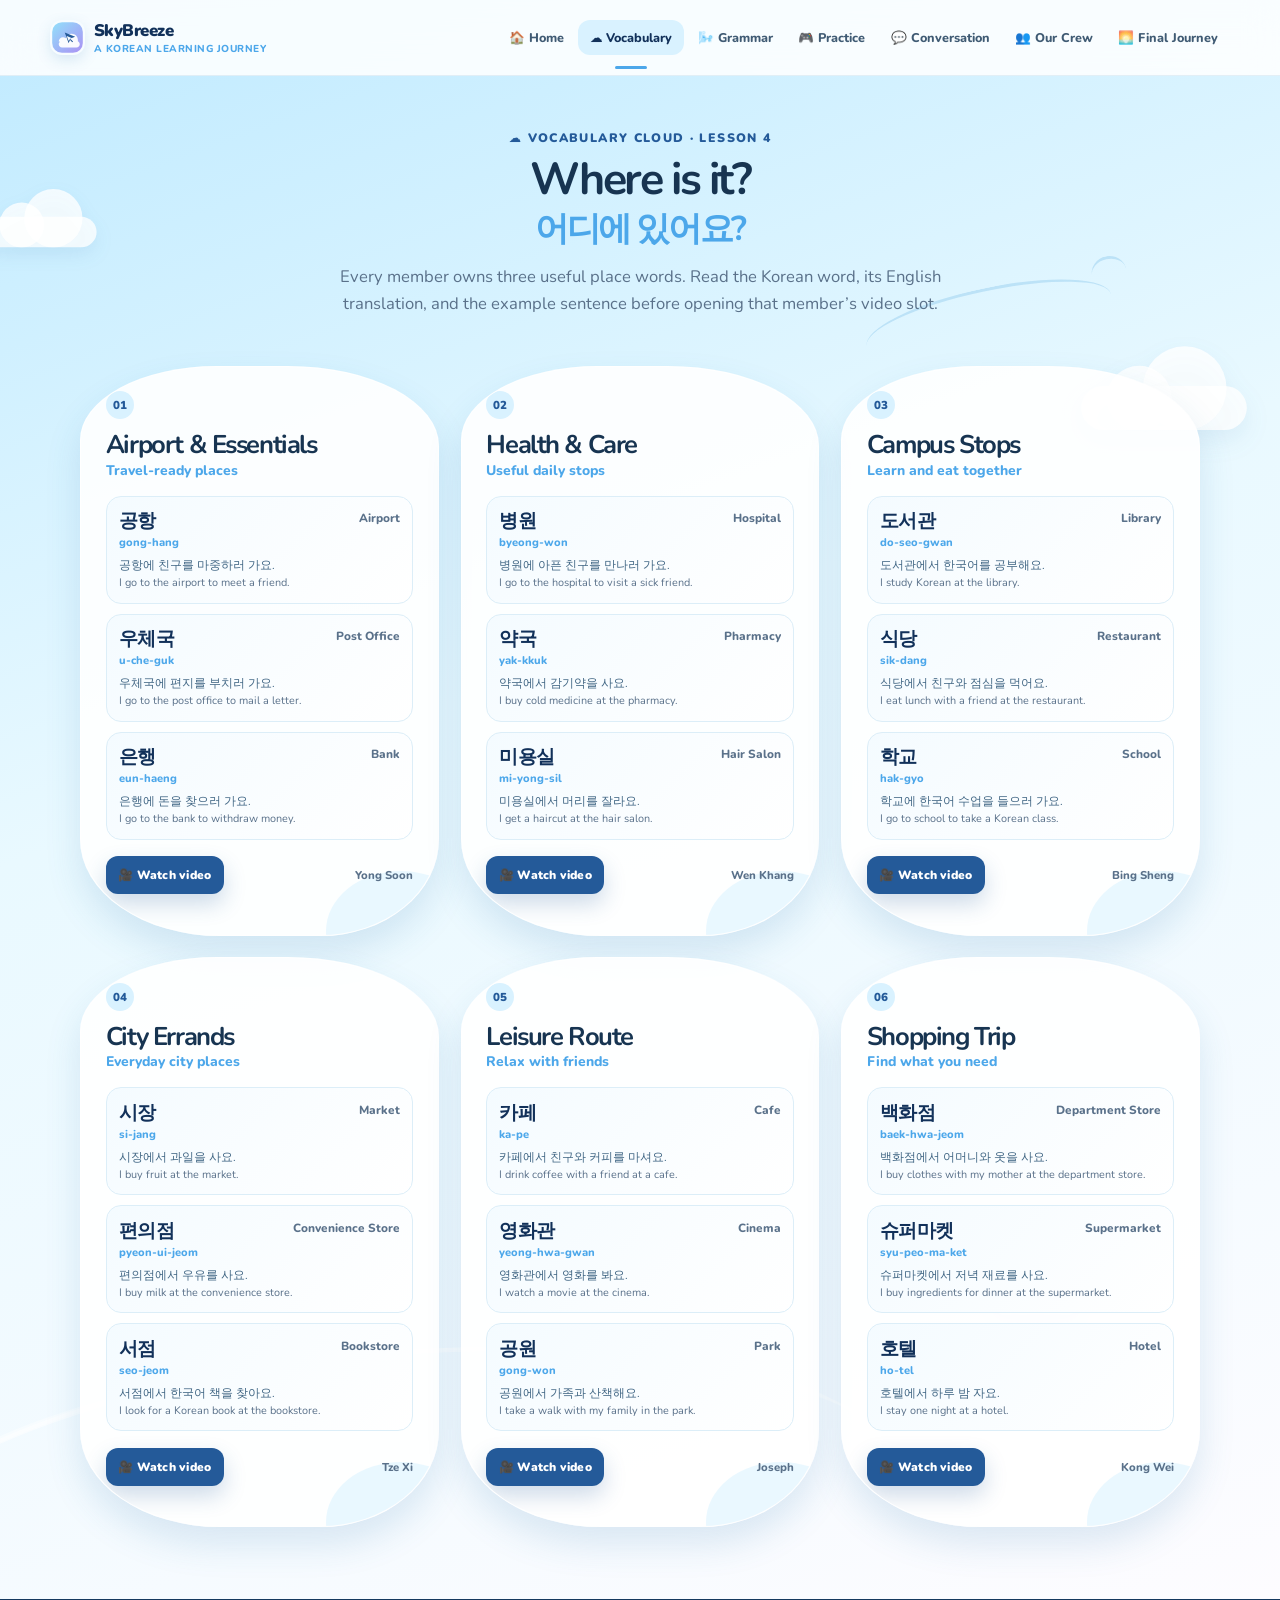
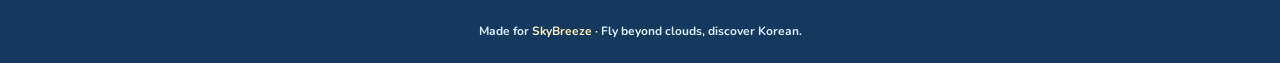
<file: vocabulary.html>
<!doctype html>
<html lang="en">
<head>
  <meta charset="utf-8"><meta name="viewport" content="width=device-width, initial-scale=1">
  <meta name="description" content="Learn Korean place vocabulary with SkyBreeze.">
  <title>Vocabulary Cloud | SkyBreeze</title><link rel="icon" href="images/skybreeze-logo.svg" type="image/svg+xml">
  <link rel="preconnect" href="https://fonts.googleapis.com"><link rel="preconnect" href="https://fonts.gstatic.com" crossorigin>
  <link href="https://fonts.googleapis.com/css2?family=Nunito:wght@400;600;700;800;900&display=swap" rel="stylesheet">
  <link rel="stylesheet" href="css/style.css"><script src="js/script.js" defer></script><script src="js/vocabulary.js" defer></script>
</head>
<body>
  <a class="skip-link" href="#main-content">Skip to content</a>
  <header class="site-header"><div class="nav-shell"><a class="brand" href="index.html" aria-label="SkyBreeze home"><img class="brand-mark" src="images/skybreeze-logo.svg" width="35" height="35" alt=""><span>SkyBreeze<small>A Korean Learning Journey</small></span></a><button class="nav-toggle" type="button" aria-label="Open menu" aria-expanded="false">☰</button><nav class="site-nav" aria-label="Main navigation"><a href="index.html">🏠 Home</a><a class="active" aria-current="page" href="vocabulary.html">☁️ Vocabulary</a><a href="grammar.html">🌬️ Grammar</a><a href="practice.html">🎮 Practice</a><a href="conversation.html">💬 Conversation</a><a href="crew.html">👥 Our Crew</a><a href="final.html">🌅 Final Journey</a></nav></div></header>
  <main id="main-content">
    <section class="page" aria-labelledby="vocab-heading">
      <div class="sky-backdrop"><span class="cloud one"></span><span class="cloud two"></span><span class="cloud three"></span><span class="wind-line wind-a"></span></div>
      <div class="container">
        <header class="lesson-hero"><p class="eyebrow">☁️ Vocabulary Cloud · Lesson 4</p><h1 id="vocab-heading" class="section-title">Where is it?<span class="lesson-title-kr" lang="ko">어디에 있어요?</span></h1><p class="section-lead">Every member owns three useful place words. Read the Korean word, its English translation, and the example sentence before opening that member’s video slot.</p></header>
        <section class="cloud-grid" aria-label="Korean vocabulary sets by student">
          <article class="vocab-card"><span class="card-number">01</span><h2 class="vocab-word">Member 1</h2><p class="romanization">Vocabulary set · 3 words</p><div class="vocab-list"><div class="vocab-item"><div class="vocab-item-top"><div><strong lang="ko">공항</strong><p class="romanization">gong-hang</p></div><p class="meaning">Airport</p></div><p class="example" lang="ko">공항에 가요.<span lang="en">I go to the airport.</span></p></div><div class="vocab-item"><div class="vocab-item-top"><div><strong lang="ko">우체국</strong><p class="romanization">u-che-guk</p></div><p class="meaning">Post Office</p></div><p class="example" lang="ko">우체국에 가요.<span lang="en">I go to the post office.</span></p></div><div class="vocab-item"><div class="vocab-item-top"><div><strong lang="ko">은행</strong><p class="romanization">eun-haeng</p></div><p class="meaning">Bank</p></div><p class="example" lang="ko">은행에 가요.<span lang="en">I go to the bank.</span></p></div></div><div class="vocab-footer"><button class="btn small" type="button" data-video data-title="Yong Soon · Vocabulary set" data-members="Member 1 · 3 vocabulary words">🎥 Watch video</button><span class="student-name">Yong Soon</span></div></article>
          <article class="vocab-card"><span class="card-number">02</span><h2 class="vocab-word">Member 2</h2><p class="romanization">Vocabulary set · 3 words</p><div class="vocab-list"><div class="vocab-item"><div class="vocab-item-top"><div><strong lang="ko">병원</strong><p class="romanization">byeong-won</p></div><p class="meaning">Hospital</p></div><p class="example" lang="ko">병원에 가요.<span lang="en">I go to the hospital.</span></p></div><div class="vocab-item"><div class="vocab-item-top"><div><strong lang="ko">약국</strong><p class="romanization">yak-kkuk</p></div><p class="meaning">Pharmacy</p></div><p class="example" lang="ko">약국에 가요.<span lang="en">I go to the pharmacy.</span></p></div><div class="vocab-item"><div class="vocab-item-top"><div><strong lang="ko">미용실</strong><p class="romanization">mi-yong-sil</p></div><p class="meaning">Hair Salon</p></div><p class="example" lang="ko">미용실에 가요.<span lang="en">I go to the hair salon.</span></p></div></div><div class="vocab-footer"><button class="btn small" type="button" data-video data-title="Wen Khang · Vocabulary set" data-members="Member 2 · 3 vocabulary words">🎥 Watch video</button><span class="student-name">Wen Khang</span></div></article>
          <article class="vocab-card"><span class="card-number">03</span><h2 class="vocab-word">Member 3</h2><p class="romanization">Vocabulary set · 3 words</p><div class="vocab-list"><div class="vocab-item"><div class="vocab-item-top"><div><strong lang="ko">도서관</strong><p class="romanization">do-seo-gwan</p></div><p class="meaning">Library</p></div><p class="example" lang="ko">도서관에 가요.<span lang="en">I go to the library.</span></p></div><div class="vocab-item"><div class="vocab-item-top"><div><strong lang="ko">식당</strong><p class="romanization">sik-dang</p></div><p class="meaning">Restaurant</p></div><p class="example" lang="ko">식당에 가요.<span lang="en">I go to the restaurant.</span></p></div><div class="vocab-item"><div class="vocab-item-top"><div><strong lang="ko">학교</strong><p class="romanization">hak-gyo</p></div><p class="meaning">School</p></div><p class="example" lang="ko">학교에 가요.<span lang="en">I go to school.</span></p></div></div><div class="vocab-footer"><button class="btn small" type="button" data-video data-title="Bing Sheng · Vocabulary set" data-members="Member 3 · 3 vocabulary words">🎥 Watch video</button><span class="student-name">Bing Sheng</span></div></article>
          <article class="vocab-card"><span class="card-number">04</span><h2 class="vocab-word">Member 4</h2><p class="romanization">Vocabulary set · 3 words</p><div class="vocab-list"><div class="vocab-item"><div class="vocab-item-top"><div><strong lang="ko">시장</strong><p class="romanization">si-jang</p></div><p class="meaning">Market</p></div><p class="example" lang="ko">시장에 가요.<span lang="en">I go to the market.</span></p></div><div class="vocab-item"><div class="vocab-item-top"><div><strong lang="ko">편의점</strong><p class="romanization">pyeon-ui-jeom</p></div><p class="meaning">Convenience Store</p></div><p class="example" lang="ko">편의점에 가요.<span lang="en">I go to the convenience store.</span></p></div><div class="vocab-item"><div class="vocab-item-top"><div><strong lang="ko">서점</strong><p class="romanization">seo-jeom</p></div><p class="meaning">Bookstore</p></div><p class="example" lang="ko">서점에 가요.<span lang="en">I go to the bookstore.</span></p></div></div><div class="vocab-footer"><button class="btn small" type="button" data-video data-title="Tze Xi · Vocabulary set" data-members="Member 4 · 3 vocabulary words">🎥 Watch video</button><span class="student-name">Tze Xi</span></div></article>
          <article class="vocab-card"><span class="card-number">05</span><h2 class="vocab-word">Member 5</h2><p class="romanization">Vocabulary set · 3 words</p><div class="vocab-list"><div class="vocab-item"><div class="vocab-item-top"><div><strong lang="ko">카페</strong><p class="romanization">ka-pe</p></div><p class="meaning">Cafe</p></div><p class="example" lang="ko">카페에 가요.<span lang="en">I go to a cafe.</span></p></div><div class="vocab-item"><div class="vocab-item-top"><div><strong lang="ko">영화관</strong><p class="romanization">yeong-hwa-gwan</p></div><p class="meaning">Cinema</p></div><p class="example" lang="ko">영화관에 가요.<span lang="en">I go to the cinema.</span></p></div><div class="vocab-item"><div class="vocab-item-top"><div><strong lang="ko">공원</strong><p class="romanization">gong-won</p></div><p class="meaning">Park</p></div><p class="example" lang="ko">공원에 가요.<span lang="en">I go to the park.</span></p></div></div><div class="vocab-footer"><button class="btn small" type="button" data-video data-title="Joseph · Vocabulary set" data-members="Member 5 · 3 vocabulary words">🎥 Watch video</button><span class="student-name">Joseph</span></div></article>
          <article class="vocab-card"><span class="card-number">06</span><h2 class="vocab-word">Member 6</h2><p class="romanization">Vocabulary set · 3 words</p><div class="vocab-list"><div class="vocab-item"><div class="vocab-item-top"><div><strong lang="ko">백화점</strong><p class="romanization">baek-hwa-jeom</p></div><p class="meaning">Department Store</p></div><p class="example" lang="ko">백화점에 가요.<span lang="en">I go to the department store.</span></p></div><div class="vocab-item"><div class="vocab-item-top"><div><strong lang="ko">슈퍼마켓</strong><p class="romanization">syu-peo-ma-ket</p></div><p class="meaning">Supermarket</p></div><p class="example" lang="ko">슈퍼마켓에 가요.<span lang="en">I go to the supermarket.</span></p></div><div class="vocab-item"><div class="vocab-item-top"><div><strong lang="ko">호텔</strong><p class="romanization">ho-tel</p></div><p class="meaning">Hotel</p></div><p class="example" lang="ko">호텔에 가요.<span lang="en">I go to the hotel.</span></p></div></div><div class="vocab-footer"><button class="btn small" type="button" data-video data-title="Kong Wei · Vocabulary set" data-members="Member 6 · 3 vocabulary words">🎥 Watch video</button><span class="student-name">Kong Wei</span></div></article>
        </section>
        <p class="media-note">🎬 Each member’s video slot now covers all three words in their vocabulary set. Add the student’s face-and-voice recording in <code>videos/</code>, including pronunciation, English meaning and the Korean example sentence for each word.</p>
      </div>
    </section>
  </main>
  <div class="modal" role="dialog" aria-modal="true" aria-hidden="true" aria-labelledby="modal-title"><div class="modal-panel"><button class="modal-close" type="button" aria-label="Close video">×</button><h2 id="modal-title" class="modal-title" data-modal-title>Vocabulary video</h2><p class="modal-meta" data-modal-meta></p><div class="video-stage"><div class="video-placeholder"><span class="play-orb">▶</span><p><strong>Student recording slot</strong><br>Add the selected learner’s face-and-voice video in the <code>videos</code> folder.</p></div></div><p class="video-requirement" data-modal-script></p></div></div>
  <footer class="site-footer">Made for <span>SkyBreeze</span> · Fly beyond clouds, discover Korean.</footer>
</body>
</html>
</file>
<file: css/style.css>
:root {
  --sky-950: #12315a;
  --sky-800: #245a99;
  --sky-600: #4ca7ea;
  --sky-400: #8ed1f7;
  --sky-200: #d9f2ff;
  --cloud: rgba(255, 255, 255, 0.92);
  --ink: #173451;
  --muted: #5a718a;
  --yellow: #ffd66b;
  --lavender: #c8b6ff;
  --mint: #a7ebd4;
  --coral: #ff9d8c;
  --line: rgba(31, 93, 148, 0.13);
  --shadow: 0 20px 45px rgba(34, 91, 145, 0.15);
  --radius-xl: 32px;
  --radius-lg: 22px;
  --radius-md: 16px;
  font-family: "Nunito", "Segoe UI", system-ui, -apple-system, sans-serif;
  color: var(--ink);
  background: #e6f6ff;
}

* { box-sizing: border-box; }
html { scroll-behavior: smooth; }
body { margin: 0; min-width: 320px; background: #e6f6ff; color: var(--ink); }
button, input { font: inherit; }
button { cursor: pointer; }
a { color: inherit; text-decoration: none; }
img { max-width: 100%; }

.skip-link { position: fixed; left: 1rem; top: -4rem; z-index: 999; padding: .7rem 1rem; border-radius: 12px; background: white; font-weight: 800; }
.skip-link:focus { top: 1rem; }

.site-header { position: fixed; inset: 0 0 auto; z-index: 50; height: 76px; background: rgba(255, 255, 255, 0.86); border-bottom: 1px solid rgba(73, 136, 185, 0.13); backdrop-filter: blur(16px); }
.nav-shell { width: min(1180px, calc(100% - 32px)); height: 100%; margin: auto; display: flex; align-items: center; justify-content: space-between; gap: 1rem; }
.brand { display: inline-flex; align-items: center; gap: .55rem; min-width: max-content; color: var(--sky-950); font-size: 1.05rem; font-weight: 900; letter-spacing: -.03em; }
.brand-mark { display: block; flex: 0 0 35px; width: 35px; height: 35px; border-radius: 12px; box-shadow: 0 5px 14px rgba(66, 128, 190, .17); }
.brand small { display: block; color: var(--sky-600); font-size: .63rem; font-weight: 800; letter-spacing: .05em; text-transform: uppercase; }
.nav-toggle { display: none; align-items: center; justify-content: center; width: 42px; height: 42px; border: 0; border-radius: 12px; background: #e5f5ff; color: var(--sky-950); font-size: 1.25rem; }
.site-nav { display: flex; align-items: center; gap: .15rem; }
.site-nav a { position: relative; padding: .58rem .72rem; border-radius: 12px; color: #405b74; font-size: .79rem; font-weight: 800; white-space: nowrap; transition: .2s ease; }
.site-nav a:hover, .site-nav a:focus-visible { background: #e8f7ff; color: var(--sky-800); outline: none; }
.site-nav a.active { color: var(--sky-950); background: #d9f2ff; }
.site-nav a.active::after { content: ""; position: absolute; bottom: -14px; left: 35%; width: 30%; height: 3px; border-radius: 8px; background: var(--sky-600); }

main { overflow: clip; }
.page { position: relative; min-height: 100vh; padding: 126px 0 72px; isolation: isolate; }
.container { width: min(1120px, calc(100% - 40px)); margin-inline: auto; position: relative; z-index: 1; }
.eyebrow { display: inline-flex; align-items: center; gap: .42rem; margin: 0 0 .7rem; color: var(--sky-800); font-size: .77rem; font-weight: 900; letter-spacing: .11em; text-transform: uppercase; }
.display { margin: 0; font-size: clamp(2.25rem, 5vw, 4.8rem); line-height: .96; letter-spacing: -.065em; }
.section-title { margin: 0; font-size: clamp(1.75rem, 3.6vw, 2.8rem); letter-spacing: -.055em; line-height: 1.04; }
.section-lead { max-width: 610px; margin: 1rem 0 0; color: var(--muted); font-size: 1.04rem; line-height: 1.65; }
.section-head { display: flex; align-items: end; justify-content: space-between; gap: 1.5rem; margin-bottom: 2rem; }
.pill { display: inline-flex; align-items: center; gap: .4rem; padding: .4rem .7rem; border-radius: 999px; background: rgba(255,255,255,.72); border: 1px solid rgba(72, 143, 198, .16); color: var(--sky-800); font-size: .75rem; font-weight: 900; }
.card { border: 1px solid rgba(75, 143, 191, .14); background: rgba(255,255,255,.83); box-shadow: var(--shadow); }
.btn { display: inline-flex; align-items: center; justify-content: center; gap: .5rem; min-height: 48px; padding: .77rem 1.1rem; border: 0; border-radius: 15px; background: var(--sky-800); color: white; box-shadow: 0 10px 22px rgba(36, 90, 153, .22); font-size: .88rem; font-weight: 900; letter-spacing: .02em; transition: transform .2s ease, box-shadow .2s ease, background .2s ease; }
.btn:hover { transform: translateY(-2px); box-shadow: 0 13px 25px rgba(36, 90, 153, .3); background: #174d8a; }
.btn:focus-visible, .answer:focus-visible, .flashcard:focus-visible, .nav-toggle:focus-visible { outline: 3px solid #ffca55; outline-offset: 3px; }
.btn.secondary { background: white; color: var(--sky-800); box-shadow: 0 8px 18px rgba(35, 93, 148, .11); }
.btn.secondary:hover { background: #f7fcff; }
.btn.small { min-height: 38px; padding: .55rem .78rem; border-radius: 12px; font-size: .75rem; }

.sky-backdrop { position: absolute; z-index: -1; inset: 0; overflow: hidden; pointer-events: none; background: linear-gradient(160deg, #bfeaff 0%, #e9f9ff 42%, #fdfcff 100%); }
.sky-backdrop::after { content: ""; position: absolute; width: 85vw; height: 30vw; min-width: 520px; left: -12%; bottom: -11vw; border-radius: 50% 50% 0 0; border-top: 2px solid rgba(255,255,255,.58); box-shadow: 0 -28px 0 -26px rgba(255,255,255,.5), 0 -58px 0 -56px rgba(255,255,255,.35); transform: rotate(-5deg); }
.sky-backdrop.sunset { background: linear-gradient(158deg, #7162b8 0%, #d49cbf 34%, #ffcba2 68%, #fff3ce 100%); }
.sky-backdrop.breeze { background: linear-gradient(145deg, #d7f5ff, #f4efff 54%, #fdfdfc); }
.cloud { position: absolute; display: block; width: 180px; height: 48px; border-radius: 100px; background: rgba(255,255,255,.78); filter: drop-shadow(0 12px 13px rgba(39, 112, 162, .1)); animation: float 7s ease-in-out infinite; }
.cloud::before, .cloud::after { content: ""; position: absolute; bottom: 0; border-radius: 50%; background: inherit; }
.cloud::before { left: 28px; width: 70px; height: 70px; }
.cloud::after { right: 22px; width: 91px; height: 91px; }
.cloud.one { top: 13%; left: -4%; transform: scale(.64); animation-delay: -2s; }
.cloud.two { top: 24%; right: 2%; transform: scale(.92); animation-delay: -5s; }
.cloud.three { bottom: 17%; right: 12%; transform: scale(.48); animation-delay: -3.4s; }
.cloud.four { bottom: 9%; left: 4%; transform: scale(.8); animation-delay: -.8s; }
.wind-line { position: absolute; width: 250px; height: 65px; border-top: 3px solid rgba(84, 169, 221, .25); border-radius: 50%; transform: rotate(-12deg); }
.wind-line::after { content: ""; position: absolute; right: -20px; top: -9px; width: 35px; height: 30px; border-top: inherit; border-radius: 50%; }
.wind-a { top: 18%; right: 13%; }
.wind-b { top: 65%; left: -5%; transform: rotate(9deg) scale(.7); }
.stars { position: absolute; inset: 0; background-image: radial-gradient(circle, rgba(255,255,255,.8) 1.3px, transparent 1.6px), radial-gradient(circle, rgba(255,237,156,.9) 1px, transparent 1.4px); background-size: 94px 87px, 147px 131px; background-position: 21px 15px, 43px 50px; opacity: .78; }
@keyframes float { 0%, 100% { translate: 0 0; } 50% { translate: 0 -12px; } }
@keyframes planeFly { 0% { transform: translate(-12vw, 8vh) rotate(10deg); } 100% { transform: translate(102vw, -24vh) rotate(10deg); } }
@keyframes drift { from { transform: translateX(-10px); } to { transform: translateX(18px); } }

/* Home */
.home-hero { min-height: 690px; display: grid; align-items: center; }
.home-copy { max-width: 650px; padding-bottom: 1rem; }
.home-copy .display { max-width: 570px; color: var(--sky-950); }
.home-copy .display em { font-style: normal; color: var(--sky-600); }
.home-copy .lead { max-width: 560px; margin: 1.2rem 0 1.7rem; color: #496782; font-size: clamp(1rem, 1.6vw, 1.12rem); line-height: 1.65; }
.home-actions { display: flex; flex-wrap: wrap; gap: .75rem; }
.korean-flag { position: absolute; top: 143px; right: max(6%, calc((100% - 1120px) / 2)); width: 104px; height: 70px; display: grid; place-items: center; border: 4px solid white; border-radius: 10px; background: white; box-shadow: var(--shadow); transform: rotate(7deg); }
.taegeuk { position: relative; width: 35px; height: 35px; border-radius: 50%; background: linear-gradient(#ef5a63 0 50%, #367dbe 50%); overflow: hidden; }
.taegeuk::before, .taegeuk::after { content: ""; position: absolute; width: 18px; height: 18px; border-radius: 50%; }.taegeuk::before { top: 0; right: 0; background: #367dbe; }.taegeuk::after { bottom: 0; left: 0; background: #ef5a63; }
.flag-bar { position: absolute; width: 19px; height: 3px; border-radius: 3px; background: #26384e; box-shadow: 0 5px #26384e, 0 10px #26384e; }.bar-a { top: 13px; left: 12px; transform: rotate(56deg); }.bar-b { top: 13px; right: 12px; transform: rotate(-56deg); }.bar-c { bottom: 13px; left: 12px; transform: rotate(-56deg); }.bar-d { bottom: 13px; right: 12px; transform: rotate(56deg); }
.plane { position: absolute; top: 48%; left: 0; z-index: 1; color: #276fb2; font-size: clamp(2rem, 5vw, 4rem); filter: drop-shadow(0 10px 9px rgba(35,84,133,.22)); animation: planeFly 20s linear infinite; }
.route-map { position: absolute; right: max(5%, calc((100% - 1120px) / 2)); bottom: 35px; width: min(41vw, 430px); min-width: 350px; height: 236px; padding: 26px; border-radius: 35px; background: rgba(255,255,255,.65); border: 1px solid rgba(255,255,255,.8); backdrop-filter: blur(8px); box-shadow: var(--shadow); transform: rotate(-2deg); }
.route-map::before { content: ""; position: absolute; inset: 36px 32px 46px; border: 3px dashed rgba(72, 149, 199, .53); border-radius: 51% 33% 47% 42%; transform: rotate(-13deg); }
.route-pin { position: absolute; z-index: 1; width: 38px; height: 38px; display: grid; place-items: center; border: 3px solid white; border-radius: 50%; background: var(--yellow); box-shadow: 0 5px 12px rgba(47,109,153,.2); font-size: 1rem; }
.route-pin.start { left: 37px; bottom: 36px; }
.route-pin.mid { left: 47%; top: 75px; background: var(--lavender); }
.route-pin.end { right: 34px; top: 25px; background: var(--mint); }
.route-label { position: absolute; bottom: 8px; left: 25px; color: var(--sky-800); font-size: .72rem; font-weight: 900; }
.route-label.end { top: 8px; right: 26px; left: auto; bottom: auto; }
.home-section { padding: 85px 0; background: #fff; }
.journey-grid { display: grid; grid-template-columns: repeat(4, 1fr); gap: 1rem; }
.journey-stop { padding: 1.4rem; border-radius: var(--radius-lg); background: linear-gradient(145deg, #f0fbff, #fff); border: 1px solid #e4f2fa; }
.journey-stop .stop-icon { display: grid; width: 44px; height: 44px; place-items: center; border-radius: 14px; background: #d8f3ff; font-size: 1.25rem; }
.journey-stop h3 { margin: .9rem 0 .25rem; font-size: 1rem; }
.journey-stop p { margin: 0; color: var(--muted); font-size: .84rem; line-height: 1.45; }

/* Vocabulary */
.lesson-hero { padding-bottom: 3rem; text-align: center; }
.lesson-hero .section-lead { margin-inline: auto; }
.lesson-title-kr { display: block; margin-top: .45rem; color: var(--sky-600); font-size: clamp(1.45rem, 3vw, 2.15rem); }
.cloud-grid { display: grid; grid-template-columns: repeat(3, 1fr); gap: 1.35rem; }
.vocab-card { position: relative; min-height: 570px; padding: 1.55rem; overflow: hidden; border-radius: 38% 42% 33% 39% / 13% 14% 17% 17%; background: rgba(255,255,255,.9); border: 1px solid rgba(255,255,255,.96); box-shadow: 0 18px 35px rgba(48, 122, 173, .15); transition: transform .25s ease, box-shadow .25s ease; animation: float 6s ease-in-out infinite; }
.vocab-card:nth-child(2n) { animation-delay: -3s; }
.vocab-card:nth-child(3n) { animation-delay: -4.4s; }
.vocab-card:hover { transform: translateY(-8px) scale(1.01); box-shadow: 0 25px 45px rgba(48, 122, 173, .21); }
.vocab-card::after { content: ""; position: absolute; right: -38px; bottom: -56px; width: 150px; height: 120px; border-radius: 50%; background: #dff5ff; opacity: .65; }
.card-number { display: inline-grid; place-items: center; width: 28px; height: 28px; border-radius: 50%; background: var(--sky-200); color: var(--sky-800); font-size: .72rem; font-weight: 900; }
.vocab-word { position: relative; z-index: 1; margin: .8rem 0 0; font-size: clamp(1.35rem, 2vw, 1.8rem); letter-spacing: -.055em; line-height: 1.05; }
.romanization { margin: .1rem 0 .3rem; color: var(--sky-600); font-size: .87rem; font-weight: 800; }
.meaning { margin: 0; color: var(--muted); font-size: .92rem; }
.example { position: relative; z-index: 1; margin: 1.15rem 0; padding: .8rem .9rem; border-radius: 13px; background: #f0faff; color: var(--sky-950); font-size: .84rem; line-height: 1.45; }
.example span { display: block; margin-top: .3rem; color: var(--muted); font-size: .76rem; }
.vocab-list { position: relative; z-index: 1; display: grid; gap: .62rem; margin: 1rem 0 1.05rem; }
.vocab-item { padding: .72rem .75rem; border: 1px solid #dceef8; border-radius: 15px; background: linear-gradient(135deg, #f4fbff, #fff); }
.vocab-item-top { display: flex; align-items: start; justify-content: space-between; gap: .6rem; }
.vocab-item strong { color: var(--sky-950); font-size: 1.18rem; letter-spacing: -.03em; }.vocab-item .romanization { margin: .08rem 0 0; font-size: .7rem; }.vocab-item .meaning { padding-top: .12rem; font-size: .74rem; font-weight: 800; text-align: right; }.vocab-item .example { margin: .42rem 0 0; padding: 0; border-radius: 0; background: transparent; color: #426785; font-size: .72rem; }.vocab-item .example span { margin-top: .1rem; font-size: .68rem; }
.vocab-footer { position: relative; z-index: 1; display: flex; align-items: center; justify-content: space-between; gap: .5rem; }
.student-name { color: var(--muted); font-size: .71rem; font-weight: 800; }
.media-note { max-width: 680px; margin: 2rem auto 0; padding: 1rem 1.2rem; border-radius: 17px; background: rgba(255,255,255,.68); color: var(--muted); font-size: .82rem; line-height: 1.55; text-align: center; }

/* Grammar */
.grammar-layout { display: grid; gap: 1.4rem; }
.grammar-card { position: relative; overflow: hidden; padding: clamp(1.35rem, 3vw, 2rem); border-radius: var(--radius-xl); }
.grammar-card::before { content: ""; position: absolute; z-index: -1; width: 300px; height: 190px; right: -80px; top: -110px; border: 32px solid rgba(173,229,255,.58); border-radius: 50%; }
.grammar-card:nth-child(2)::before { border-color: rgba(215, 200, 255,.52); left: -80px; right: auto; }
.grammar-top { display: flex; align-items: start; justify-content: space-between; gap: 1rem; }
.grammar-number { color: var(--sky-600); font-size: .78rem; font-weight: 900; letter-spacing: .1em; }
.grammar-card h2 { margin: .45rem 0 .35rem; font-size: clamp(1.65rem, 3vw, 2.35rem); letter-spacing: -.06em; }
.grammar-card > p { max-width: 630px; margin: 0; color: var(--muted); }
.dialogue-example { display: grid; gap: .55rem; max-width: 650px; margin: 1.4rem 0 0; padding: 1rem; border-radius: 17px; background: rgba(243,251,255,.8); }
.speech { display: flex; align-items: start; gap: .65rem; }
.speaker { flex: 0 0 27px; display: grid; height: 27px; place-items: center; border-radius: 50%; background: var(--lavender); color: var(--sky-950); font-size: .7rem; font-weight: 900; }
.speech p { margin: .22rem 0; font-weight: 800; }
.grammar-reveal { display: none; margin-top: 1rem; padding: .82rem 1rem; border-left: 4px solid var(--yellow); border-radius: 0 12px 12px 0; background: #fff9e6; color: #705b2f; font-size: .84rem; }
.grammar-reveal.show { display: block; }
.locations-card { padding-bottom: 2.2rem; }
.location-grid { display: grid; grid-template-columns: repeat(3, 1fr); gap: .85rem; margin-top: 1.35rem; }
.location-visual { min-height: 140px; display: grid; place-items: center; padding: .75rem; border-radius: 17px; background: linear-gradient(145deg, #eaf9ff, #fdfcff); border: 1px solid #d9effa; text-align: center; }
.mini-scene { position: relative; width: 106px; height: 72px; margin-bottom: .22rem; }
.mini-box { position: absolute; left: 36px; top: 27px; width: 38px; height: 33px; border-radius: 7px; background: #88c8ee; box-shadow: inset 0 -6px 0 rgba(22,86,140,.16); }
.mini-ball { position: absolute; width: 19px; height: 19px; border-radius: 50%; background: var(--coral); box-shadow: 0 3px 0 rgba(180,79,66,.15); }
.loc-above .mini-ball { top: 2px; left: 45px; } .loc-below .mini-ball { top: 56px; left: 45px; }
.loc-front .mini-ball { top: 37px; left: 14px; } .loc-behind .mini-ball { top: 37px; left: 75px; z-index: -1; }
.loc-beside .mini-ball { top: 31px; left: 79px; } .loc-left .mini-ball { top: 31px; left: 9px; } .loc-right .mini-ball { top: 31px; left: 82px; }
.loc-inside .mini-ball { top: 35px; left: 45px; z-index: 1; background: var(--yellow); } .loc-outside .mini-ball { top: 28px; left: 84px; }
.location-visual strong { display: block; font-size: 1rem; } .location-visual span { color: var(--muted); font-size: .72rem; }

/* Practice */
.practice-head { display: grid; grid-template-columns: 1fr auto; gap: 1rem; align-items: end; margin-bottom: 2rem; }
.score-orb { display: grid; width: 124px; height: 124px; place-items: center; border: 7px solid rgba(255,255,255,.9); border-radius: 50%; background: linear-gradient(145deg, #b7eaff, #cfc5ff); box-shadow: var(--shadow); text-align: center; }
.score-orb strong { display: block; font-size: 1.6rem; line-height: 1; } .score-orb span { color: var(--sky-800); font-size: .68rem; font-weight: 900; text-transform: uppercase; }
.quiz-grid { display: grid; grid-template-columns: repeat(2, 1fr); gap: 1.25rem; }
.quiz-card { padding: 1.35rem; border-radius: var(--radius-lg); }
.quiz-card .quiz-label { display: inline-flex; padding: .28rem .52rem; border-radius: 8px; background: #e5f6ff; color: var(--sky-800); font-size: .68rem; font-weight: 900; text-transform: uppercase; letter-spacing: .07em; }
.quiz-card h2 { margin: .72rem 0 .35rem; font-size: 1.25rem; }
.question { margin: .2rem 0 1rem; font-weight: 800; line-height: 1.45; }
.answers { display: grid; gap: .5rem; }
.answer { width: 100%; min-height: 40px; padding: .55rem .7rem; border: 1px solid #d9eaf5; border-radius: 11px; background: #fff; color: var(--ink); text-align: left; font-size: .82rem; font-weight: 800; transition: .16s ease; }
.answer:hover:not(:disabled) { border-color: #76b9e5; background: #f2fbff; transform: translateX(2px); }
.answer.correct { border-color: #54ba90; background: #e6faef; color: #16714a; }
.answer.wrong { border-color: #f09384; background: #fff0ed; color: #9b3f33; }
.answer:disabled { cursor: default; }
.quiz-feedback { min-height: 20px; margin: .75rem 0 0; color: var(--muted); font-size: .78rem; font-weight: 800; }
.quiz-feedback.good { color: #13734b; } .quiz-feedback.bad { color: #a8493b; }
.location-question { display: flex; gap: .75rem; align-items: center; }
.desk-scene { position: relative; flex: 0 0 104px; height: 80px; border-radius: 14px; background: #e9f8ff; overflow: hidden; }
.desk { position: absolute; bottom: 15px; left: 15px; width: 78px; height: 20px; border-radius: 5px; background: #cf914f; box-shadow: 6px 14px 0 -4px #9c6534, -6px 14px 0 -4px #9c6534; }
.book { position: absolute; bottom: 36px; left: 40px; width: 28px; height: 9px; border-radius: 2px; background: #c8b6ff; transform: rotate(-6deg); }
.particle { position: absolute; color: rgba(38,120,177,.55); font-size: .8rem; }
.particle.a { left: 6%; top: 11%; } .particle.b { right: 10%; top: 22%; }
.grammar-tip { margin: .8rem 0 1rem; padding: .7rem; border-radius: 11px; background: #f1faff; color: #53718d; font-size: .75rem; line-height: 1.45; }
.flash-section { margin-top: 3.4rem; }
.flashcards { display: grid; grid-template-columns: repeat(4, 1fr); gap: .9rem; margin-top: 1.3rem; }
.flashcard { display: block; width: 100%; height: 142px; padding: 0; border: 0; border-radius: 18px; background: transparent; perspective: 900px; text-align: inherit; }
.flash-inner { position: relative; display: block; width: 100%; height: 100%; transform-style: preserve-3d; transition: transform .5s; }
.flashcard.flipped .flash-inner { transform: rotateY(180deg); }
.flash-face { position: absolute; inset: 0; display: grid; place-items: center; padding: 1rem; border-radius: 18px; backface-visibility: hidden; box-shadow: var(--shadow); pointer-events: none; text-align: center; }
.flash-front { background: #fff; font-size: 1.25rem; font-weight: 900; } .flash-back { background: #dff5ff; color: var(--sky-950); transform: rotateY(180deg); font-weight: 900; }
.qr-section { display: grid; grid-template-columns: 1fr auto; gap: 2rem; align-items: center; margin-top: 3.5rem; padding: clamp(1.4rem, 4vw, 2.3rem); border-radius: var(--radius-xl); background: linear-gradient(125deg, #285c98, #4ca7ea); color: white; box-shadow: 0 20px 42px rgba(26,83,138,.25); }
.qr-section h2 { margin: 0; font-size: clamp(1.55rem, 3vw, 2.25rem); letter-spacing: -.05em; } .qr-section p { max-width: 550px; margin: .65rem 0 0; color: #e5f7ff; line-height: 1.55; }
.qr-cloud { width: 138px; height: 118px; display: grid; place-items: center; border: 7px solid rgba(255,255,255,.8); border-radius: 43% 47% 38% 40% / 34% 36% 38% 39%; background: white; transform: rotate(4deg); }
.qr-cloud img { display: block; width: 90px; height: 90px; image-rendering: pixelated; }

/* Conversation */
.conversation-list { display: grid; gap: 1.25rem; }
.conversation-card { display: grid; grid-template-columns: 185px 1fr auto; gap: 1.5rem; align-items: center; padding: 1.4rem; border-radius: var(--radius-xl); }
.scene-card { min-height: 145px; display: grid; place-items: center; border-radius: 21px; background: linear-gradient(145deg, #c9eeff, #f3fbff); font-size: 4rem; }
.conversation-card:nth-child(2) .scene-card { background: linear-gradient(145deg, #e8e2ff, #f5f3ff); }
.conversation-card:nth-child(3) .scene-card { background: linear-gradient(145deg, #fff0c6, #fff9ed); }
.video-kicker { margin: 0; color: var(--sky-600); font-size: .72rem; font-weight: 900; letter-spacing: .1em; text-transform: uppercase; }
.conversation-card h2 { margin: .32rem 0 .8rem; font-size: 1.4rem; }
.dialogue-bubbles { display: grid; gap: .48rem; }
.bubble { width: fit-content; max-width: 100%; padding: .55rem .8rem; border-radius: 14px 14px 14px 4px; background: #eff9ff; font-size: .8rem; line-height: 1.35; }
.bubble.alt { justify-self: end; border-radius: 14px 14px 4px 14px; background: #f2efff; }
.bubble small { display: block; margin-top: .18rem; color: var(--muted); font-size: .67rem; }
.conversation-action { display: grid; gap: .55rem; justify-items: center; text-align: center; }.conversation-action .members { display: none; }

/* Crew */
.crew-grid { display: grid; grid-template-columns: repeat(3, 1fr); gap: 1.2rem; }
.crew-card { position: relative; min-height: 270px; padding: 1.45rem; overflow: hidden; border-radius: 25px; transition: transform .2s ease; }
.crew-card:hover { transform: translateY(-5px); }
.crew-card::after { content: "✦"; position: absolute; right: 18px; top: 12px; color: rgba(80,166,224,.25); font-size: 4rem; }
.avatar { width: 76px; height: 76px; display: grid; place-items: center; border: 5px solid white; border-radius: 50%; background: linear-gradient(145deg, #92d9f9, #cbc0ff); box-shadow: 0 7px 16px rgba(35,89,140,.17); font-size: 2rem; }
.crew-card h2 { margin: 1rem 0 .15rem; font-size: 1.32rem; }.crew-id { margin: 0; color: var(--muted); font-size: .79rem; font-weight: 700; }.role { display: inline-flex; margin-top: 1.2rem; padding: .43rem .64rem; border-radius: 9px; background: #ecf9ff; color: var(--sky-800); font-size: .76rem; font-weight: 900; }
.crew-note { margin-top: 2rem; color: var(--muted); font-size: .82rem; text-align: center; }

/* Final */
.final-page { display: grid; min-height: 100vh; place-items: center; text-align: center; }
.final-content { max-width: 770px; padding: 2rem 0; }.final-content .display { color: #fff; text-shadow: 0 4px 24px rgba(74,47,113,.2); }.final-content .thanks-kr { margin: 1rem 0; color: #fff8cf; font-size: clamp(1.6rem, 3.5vw, 2.45rem); font-weight: 900; }.final-content p { max-width: 610px; margin: auto; color: rgba(255,255,255,.92); line-height: 1.65; }.completion-list { display: grid; grid-template-columns: repeat(2, 1fr); gap: .75rem; margin: 2rem auto; text-align: left; }.completion { padding: .75rem .85rem; border-radius: 14px; background: rgba(255,255,255,.16); border: 1px solid rgba(255,255,255,.25); color: white; font-size: .85rem; font-weight: 800; backdrop-filter: blur(7px); }.final-signoff { margin-top: 2.2rem; color: white; font-size: .9rem; font-weight: 800; }.final-signoff span { display: block; margin-top: .35rem; color: #fff3bd; font-size: .75rem; }.final-plane { margin: .7rem 0 1.4rem; font-size: clamp(3rem, 9vw, 6rem); filter: drop-shadow(0 13px 12px rgba(65,41,96,.25)); transform: rotate(12deg); animation: drift 2.3s ease-in-out infinite alternate; }

/* Modal */
.modal { position: fixed; z-index: 100; inset: 0; display: none; align-items: center; justify-content: center; padding: 1rem; background: rgba(15, 45, 76, .59); backdrop-filter: blur(7px); }.modal.open { display: flex; }.modal-panel { position: relative; width: min(720px, 100%); max-height: min(720px, 90vh); overflow: auto; padding: 1.2rem; border-radius: 25px; background: #fff; box-shadow: 0 24px 70px rgba(4, 29, 54, .38); }.modal-close { position: absolute; top: 12px; right: 12px; display: grid; width: 36px; height: 36px; place-items: center; border: 0; border-radius: 50%; background: #ecf7ff; color: var(--sky-950); font-size: 1.3rem; }.modal-title { margin: .3rem 40px .1rem 0; font-size: 1.5rem; }.modal-meta { margin: 0 0 1rem; color: var(--muted); font-size: .84rem; }.video-stage { position: relative; min-height: 265px; display: grid; place-items: center; overflow: hidden; border-radius: 17px; background: linear-gradient(135deg, #0f578d, #6bc9f0); color: white; }.video-stage::before, .video-stage::after { content: ""; position: absolute; background: rgba(255,255,255,.2); border-radius: 50%; }.video-stage::before { width: 230px; height: 74px; left: -20px; bottom: -8px; }.video-stage::after { width: 170px; height: 60px; right: -20px; top: 22px; }.video-placeholder { position: relative; z-index: 1; max-width: 350px; padding: 1rem; text-align: center; }.video-placeholder[hidden] { display: none; }.play-orb { display: grid; width: 62px; height: 62px; place-items: center; margin: 0 auto .75rem; border: 4px solid rgba(255,255,255,.7); border-radius: 50%; background: rgba(255,255,255,.18); font-size: 1.4rem; }.video-placeholder p { margin: 0; font-size: .84rem; line-height: 1.5; }.video-requirement { padding: .9rem 0 0; color: var(--muted); font-size: .77rem; line-height: 1.55; }.media-player { position: relative; z-index: 2; display: block; width: 100%; height: auto; aspect-ratio: 16 / 10; max-height: none; border-radius: 17px; background: #061d32; object-fit: contain; object-position: center top; }.media-player[hidden] { display: none; }
.video-stage.portrait-stage { min-height: 0; padding: 0; place-items: start center; background: transparent; }
.video-stage.portrait-stage::before, .video-stage.portrait-stage::after { display: none; }
.media-player.portrait-video { width: min(250px, 33.6vh); height: auto; max-width: 100%; max-height: none; aspect-ratio: 9 / 19; background: transparent; }

.site-footer { padding: 1.5rem; background: #15395e; color: #d9efff; text-align: center; font-size: .75rem; font-weight: 700; }.site-footer span { color: #fff4bb; }

@media (max-width: 1000px) { .site-nav a { padding: .5rem .43rem; font-size: .68rem; }.cloud-grid, .crew-grid { grid-template-columns: repeat(2, 1fr); }.journey-grid { grid-template-columns: repeat(2, 1fr); }.conversation-card { grid-template-columns: 150px 1fr; }.conversation-action { grid-column: 2; justify-items: start; }.route-map { opacity: .76; transform: scale(.88) rotate(-2deg); transform-origin: right bottom; } }
@media (min-width: 761px) and (max-width: 1000px) { .nav-shell > .nav-toggle { display: inline-flex; }.site-nav { position: absolute; top: 60px; left: 12px; right: 12px; display: none; padding: .6rem; border: 1px solid #dceef8; border-radius: 16px; background: rgba(255,255,255,.98); box-shadow: var(--shadow); }.site-nav.open { display: grid; grid-template-columns: repeat(2, 1fr); }.site-nav a { padding: .65rem; font-size: .75rem; }.site-nav a.active::after { bottom: 5px; left: 10%; width: 4px; height: 60%; } }
@media (max-width: 760px) { .site-header { height: 67px; }.nav-shell { width: min(100% - 24px, 1120px); }.brand { font-size: .95rem; }.brand small { display: none; }.nav-shell > .nav-toggle { display: inline-flex !important; }.site-nav { position: absolute; top: 60px; left: 12px; right: 12px; display: none; padding: .6rem; border: 1px solid #dceef8; border-radius: 16px; background: rgba(255,255,255,.98); box-shadow: var(--shadow); }.site-nav.open { display: grid; grid-template-columns: repeat(2, 1fr); }.site-nav a { padding: .65rem; font-size: .75rem; }.site-nav a.active::after { bottom: 5px; left: 10%; width: 4px; height: 60%; }.page { padding-top: 105px; }.container { width: min(100% - 26px, 1120px); }.home-hero { min-height: 720px; align-items: start; padding-top: 3.5rem; }.korean-flag { top: 104px; right: 14px; width: 75px; height: 50px; }.route-map { position: relative; right: auto; bottom: auto; width: 100%; min-width: 0; height: 205px; margin: 3.7rem 0 0; transform: none; opacity: 1; }.plane { top: 61%; }.cloud-grid, .quiz-grid, .crew-grid { grid-template-columns: 1fr; }.location-grid { grid-template-columns: repeat(2, 1fr); }.practice-head, .qr-section { grid-template-columns: 1fr; }.score-orb { width: 105px; height: 105px; }.flashcards { grid-template-columns: repeat(2, 1fr); }.qr-cloud { justify-self: center; }.conversation-card { grid-template-columns: 1fr; gap: 1rem; }.scene-card { min-height: 110px; }.conversation-action { grid-column: auto; justify-items: start; }.completion-list { grid-template-columns: 1fr; }.section-head { display: block; }.section-head .pill { margin-top: 1rem; } }
@media (max-width: 440px) { .home-actions .btn { width: 100%; }.vocab-card { min-height: 315px; }.location-grid { grid-template-columns: 1fr 1fr; gap: .55rem; }.location-visual { min-height: 130px; }.flashcards { gap: .6rem; }.flashcard { height: 114px; }.final-page { padding-top: 96px; }.final-content { padding-inline: .1rem; } }
@media (prefers-reduced-motion: reduce) { *, *::before, *::after { animation-duration: .01ms !important; animation-iteration-count: 1 !important; scroll-behavior: auto !important; transition-duration: .01ms !important; } }
</file>
